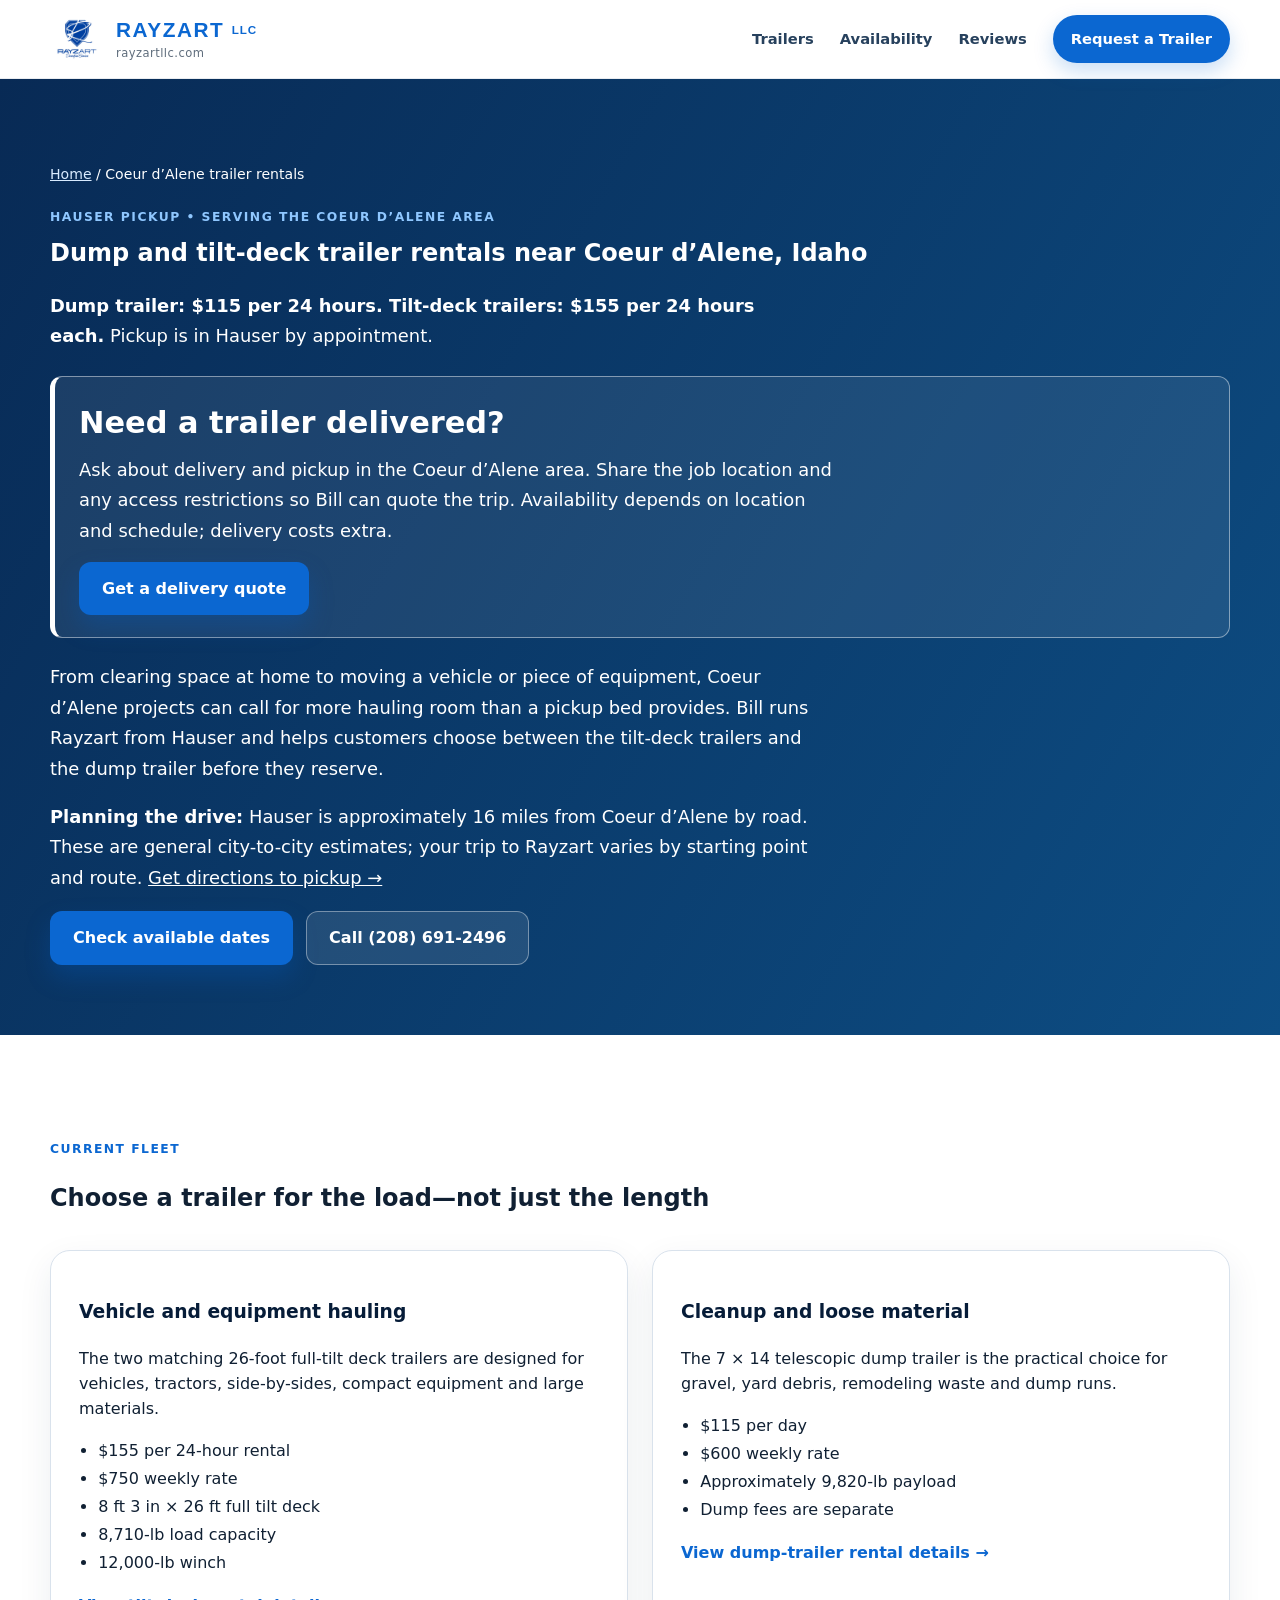
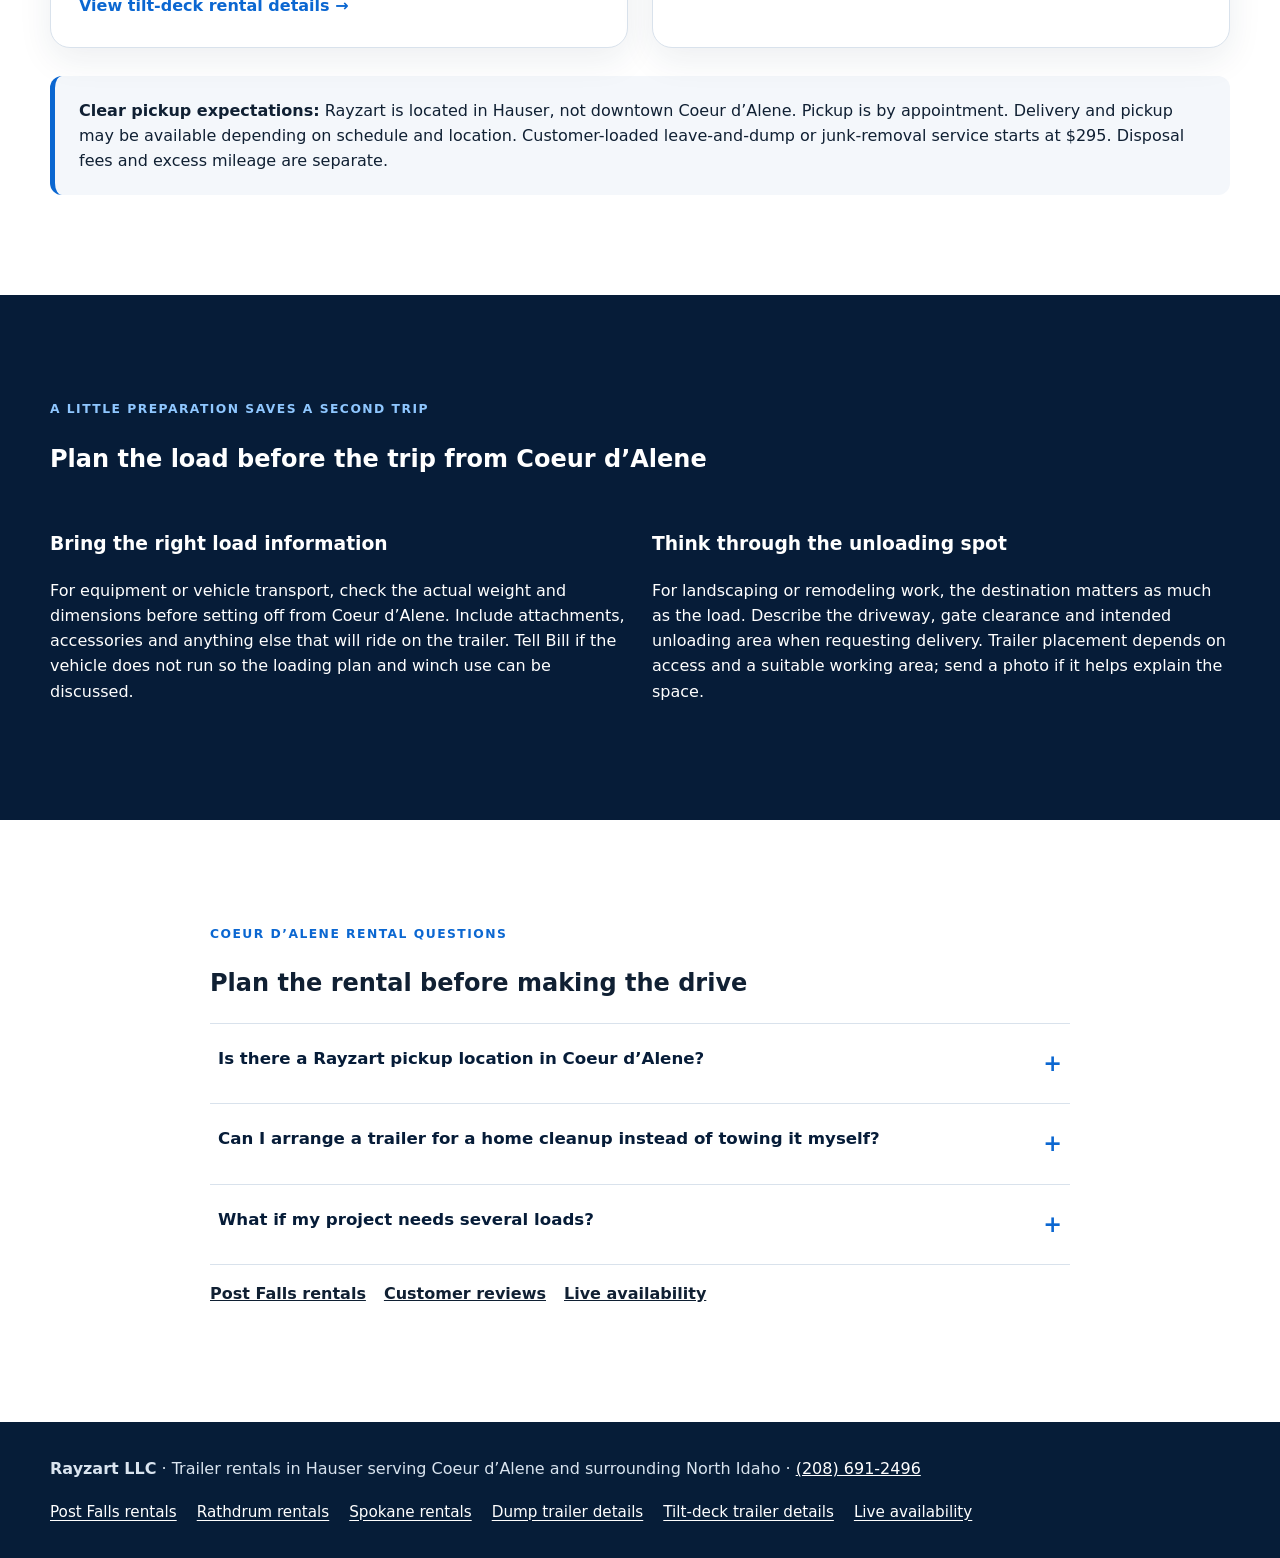
<file: coeur-dalene-trailer-rental/index.html>
<!doctype html>
<html lang="en">
<head>
  <meta charset="utf-8">
  <meta name="viewport" content="width=device-width,initial-scale=1,viewport-fit=cover">
  <title>Dump & Tilt Trailer Rentals Near Coeur d’Alene | Rayzart LLC</title>
  <meta name="description" content="Dump trailer $115/day; 26-foot tilt-deck trailers with winches $155/day. Pickup in Hauser near Coeur d’Alene. Ask Bill for a delivery quote.">
  <meta name="robots" content="index,follow,max-image-preview:large">
  <link rel="canonical" href="https://rayzartllc.com/coeur-dalene-trailer-rental/">
  <meta property="og:title" content="Dump & Tilt Trailer Rentals Near Coeur d’Alene | Rayzart LLC">
  <meta property="og:description" content="Dump trailers $115/day and tilt-deck trailers $155/day. Pickup in Hauser; Coeur d’Alene delivery quoted by location and schedule.">
  <meta property="og:type" content="website">
  <meta property="og:url" content="https://rayzartllc.com/coeur-dalene-trailer-rental/">
  <meta property="og:image" content="https://rayzartllc.com/assets/images/rayzart-social.webp">
  <link rel="icon" href="/assets/images/rayzart-logo.png">
  <link rel="stylesheet" href="/assets/styles.css?v=20260804-2">
  <script type="application/ld+json">
{
  "@context": "https://schema.org",
  "@graph": [
    {
      "@type": "LocalBusiness",
      "@id": "https://rayzartllc.com/#business",
      "name": "Rayzart LLC",
      "legalName": "Rayzart Diversified Services LLC",
      "url": "https://rayzartllc.com/",
      "telephone": "+1-208-691-2496",
      "priceRange": "$115-$155 per day",
      "address": {
        "@type": "PostalAddress",
        "streetAddress": "18281 W Spuler Ln",
        "addressLocality": "Hauser",
        "addressRegion": "ID",
        "postalCode": "83854",
        "addressCountry": "US"
      }
    },
    {
      "@type": "Service",
      "@id": "https://rayzartllc.com/coeur-dalene-trailer-rental/#service",
      "name": "Trailer rentals serving Coeur d’Alene, Idaho",
      "serviceType": "Trailer rental service",
      "provider": {
        "@id": "https://rayzartllc.com/#business"
      },
      "areaServed": {
        "@type": "City",
        "name": "Coeur d’Alene, Idaho"
      },
      "url": "https://rayzartllc.com/coeur-dalene-trailer-rental/"
    },
    {
      "@type": "FAQPage",
      "mainEntity": [
        {
          "@type": "Question",
          "name": "Is there a Rayzart pickup location in Coeur d’Alene?",
          "acceptedAnswer": {
            "@type": "Answer",
            "text": "The trailers are based in Hauser, Idaho, with pickup by appointment. Confirm your reservation and tow setup with Bill before driving over. This page serves Coeur d’Alene customers; it is not a separate rental yard."
          }
        },
        {
          "@type": "Question",
          "name": "Can I arrange a trailer for a home cleanup instead of towing it myself?",
          "acceptedAnswer": {
            "@type": "Answer",
            "text": "Ask about delivery and pickup for your Coeur d’Alene address. Availability and placement are confirmed individually. Customer-loaded leave-and-dump or junk-removal service starts at $295, with disposal fees and excess mileage separate."
          }
        },
        {
          "@type": "Question",
          "name": "What if my project needs several loads?",
          "acceptedAnswer": {
            "@type": "Answer",
            "text": "Describe the material and expected number of trips when choosing your dates. Daily and weekly options are shown above. Each load must remain within the trailer and tow vehicle limits; rental time does not increase carrying capacity."
          }
        }
      ]
    }
  ]
}
</script>
  <style>
    .seo-hero{background:linear-gradient(120deg,#082a55,#0d4d83);color:#fff;padding:84px 0 70px}.seo-hero h1{color:#fff;max-width:880px;margin:.4rem 0 1rem}.seo-hero p{max-width:760px;font-size:1.12rem;line-height:1.7}
    .seo-breadcrumbs{font-size:.88rem;margin-bottom:18px}.seo-breadcrumbs a{color:#d9ebff}.seo-grid{display:grid;grid-template-columns:repeat(2,minmax(0,1fr));gap:24px;margin-top:32px}.seo-card{border:1px solid var(--line);border-radius:20px;padding:28px;background:#fff;box-shadow:0 12px 34px rgba(20,49,77,.08)}.seo-card h2,.seo-card h3{color:var(--navy)}.seo-card ul{padding-left:1.2rem;line-height:1.75}.seo-note{background:#f4f7fb;border-left:5px solid var(--blue);padding:22px 24px;border-radius:12px;margin-top:28px}.seo-links a{font-weight:700;margin-right:18px}.seo-footer{padding:34px 0;background:#061d38;color:#d9e4ef}.seo-footer a{color:#fff}.seo-header-cta{display:none}@media(max-width:960px){.seo-header-cta{display:inline-flex;padding:10px 14px;font-size:.85rem}}@media(max-width:760px){.seo-grid{grid-template-columns:1fr}.seo-hero{padding:58px 0 52px}}

    .delivery-highlight{border:1px solid rgba(255,255,255,.45);border-left:5px solid #fff;border-radius:12px;padding:22px 24px;margin:24px 0;background:rgba(255,255,255,.08)}.delivery-highlight h2{color:#fff;margin:0 0 8px;font-size:clamp(1.4rem,3vw,1.9rem)}.delivery-highlight p{margin:0 0 16px}
    .seo-guide-nav{display:flex;flex-wrap:wrap;gap:12px 20px;margin-top:18px;font-size:.95rem;line-height:1.6}.seo-guide-nav a{text-decoration:underline;text-underline-offset:3px}
  </style>
</head>
<body>
  <header class="site-header"><div class="container header-inner"><a class="brand" href="/" aria-label="Rayzart LLC home"><img src="/assets/images/rayzart-logo.png" alt="Rayzart logo" width="58" height="58"><span><strong>RAYZART<b class="brand-llc"> LLC</b></strong><small>rayzartllc.com</small></span></a><nav class="main-nav" aria-label="Main navigation"><a href="/#trailers">Trailers</a><a href="/#availability">Availability</a><a href="/#reviews">Reviews</a><a href="/#contact" class="nav-cta">Request a Trailer</a></nav><a class="button button-primary seo-header-cta" href="/#availability">Check dates</a></div></header>
  <main>
    <section class="seo-hero"><div class="container"><div class="seo-breadcrumbs"><a href="/">Home</a> / Coeur d’Alene trailer rentals</div><span class="section-kicker light">Hauser pickup • Serving the Coeur d’Alene area</span><h1>Dump and tilt-deck trailer rentals near Coeur d’Alene, Idaho</h1><p><strong>Dump trailer: $115 per 24 hours. Tilt-deck trailers: $155 per 24 hours each.</strong> Pickup is in Hauser by appointment.</p><div class="delivery-highlight"><h2>Need a trailer delivered?</h2><p>Ask about delivery and pickup in the Coeur d’Alene area. Share the job location and any access restrictions so Bill can quote the trip. Availability depends on location and schedule; delivery costs extra.</p><a class="button button-primary" href="sms:2086912496?body=Hi%20Bill%2C%20I%27d%20like%20a%20trailer%20delivery%20quote%20for%20Coeur%20d%27Alene.">Get a delivery quote</a></div><p>From clearing space at home to moving a vehicle or piece of equipment, Coeur d’Alene projects can call for more hauling room than a pickup bed provides. Bill runs Rayzart from Hauser and helps customers choose between the tilt-deck trailers and the dump trailer before they reserve.</p><p class="seo-distance"><strong>Planning the drive:</strong> Hauser is approximately 16 miles from Coeur d’Alene by road. These are general city-to-city estimates; your trip to Rayzart varies by starting point and route. <a href="https://www.google.com/maps/dir/?api=1&amp;destination=18281%20W%20Spuler%20Ln%2C%20Hauser%2C%20ID%2083854" style="color:#fff;text-decoration:underline">Get directions to pickup →</a></p><div class="hero-actions"><a class="button button-primary" href="/#availability">Check available dates</a><a class="button button-secondary" href="tel:+12086912496">Call (208) 691-2496</a></div></div></section>
    <section class="section"><div class="container"><span class="section-kicker">Current fleet</span><h2>Choose a trailer for the load—not just the length</h2><div class="seo-grid"><article class="seo-card"><h3>Vehicle and equipment hauling</h3><p>The two matching 26-foot full-tilt deck trailers are designed for vehicles, tractors, side-by-sides, compact equipment and large materials.</p><ul><li>$155 per 24-hour rental</li><li>$750 weekly rate</li><li>8 ft 3 in × 26 ft full tilt deck</li><li>8,710-lb load capacity</li><li>12,000-lb winch</li></ul><a class="text-link" href="/tilt-deck-trailer-rental/">View tilt-deck rental details →</a></article><article class="seo-card"><h3>Cleanup and loose material</h3><p>The 7 × 14 telescopic dump trailer is the practical choice for gravel, yard debris, remodeling waste and dump runs.</p><ul><li>$115 per day</li><li>$600 weekly rate</li><li>Approximately 9,820-lb payload</li><li>Dump fees are separate</li></ul><a class="text-link" href="/dump-trailer-rental/">View dump-trailer rental details →</a></article></div><div class="seo-note"><strong>Clear pickup expectations:</strong> Rayzart is located in Hauser, not downtown Coeur d’Alene. Pickup is by appointment. Delivery and pickup may be available depending on schedule and location. Customer-loaded leave-and-dump or junk-removal service starts at $295. Disposal fees and excess mileage are separate.</div></div></section>
    <section class="section section-dark"><div class="container"><span class="section-kicker light">A little preparation saves a second trip</span><h2>Plan the load before the trip from Coeur d’Alene</h2><div class="seo-grid"><div><h3>Bring the right load information</h3><p>For equipment or vehicle transport, check the actual weight and dimensions before setting off from Coeur d’Alene. Include attachments, accessories and anything else that will ride on the trailer. Tell Bill if the vehicle does not run so the loading plan and winch use can be discussed.</p></div><div><h3>Think through the unloading spot</h3><p>For landscaping or remodeling work, the destination matters as much as the load. Describe the driveway, gate clearance and intended unloading area when requesting delivery. Trailer placement depends on access and a suitable working area; send a photo if it helps explain the space.</p></div></div></div></section>
    <section class="section"><div class="container narrow"><span class="section-kicker">Coeur d’Alene rental questions</span><h2>Plan the rental before making the drive</h2><div class="faq-list"><details><summary>Is there a Rayzart pickup location in Coeur d’Alene?</summary><p>The trailers are based in Hauser, Idaho, with pickup by appointment. Confirm your reservation and tow setup with Bill before driving over. This page serves Coeur d’Alene customers; it is not a separate rental yard.</p></details><details><summary>Can I arrange a trailer for a home cleanup instead of towing it myself?</summary><p>Ask about delivery and pickup for your Coeur d’Alene address. Availability and placement are confirmed individually. Customer-loaded leave-and-dump or junk-removal service starts at $295, with disposal fees and excess mileage separate.</p></details><details><summary>What if my project needs several loads?</summary><p>Describe the material and expected number of trips when choosing your dates. Daily and weekly options are shown above. Each load must remain within the trailer and tow vehicle limits; rental time does not increase carrying capacity.</p></details></div><p class="seo-links"><a href="/post-falls-trailer-rental/">Post Falls rentals</a><a href="/#reviews">Customer reviews</a><a href="/#availability">Live availability</a></p></div></section>
  </main>
  <footer class="seo-footer"><div class="container"><strong>Rayzart LLC</strong> · Trailer rentals in Hauser serving Coeur d’Alene and surrounding North Idaho · <a href="tel:+12086912496">(208) 691-2496</a>
    <nav class="seo-guide-nav" aria-label="Trailer rental guides">
      <a href="/post-falls-trailer-rental/">Post Falls rentals</a>
      <a href="/rathdrum-trailer-rental/">Rathdrum rentals</a>
      <a href="/spokane-trailer-rental/">Spokane rentals</a>
      <a href="/dump-trailer-rental/">Dump trailer details</a>
      <a href="/tilt-deck-trailer-rental/">Tilt-deck trailer details</a>
      <a href="/#availability">Live availability</a>
    </nav>
  </div></footer>
</body>
</html>
</file>
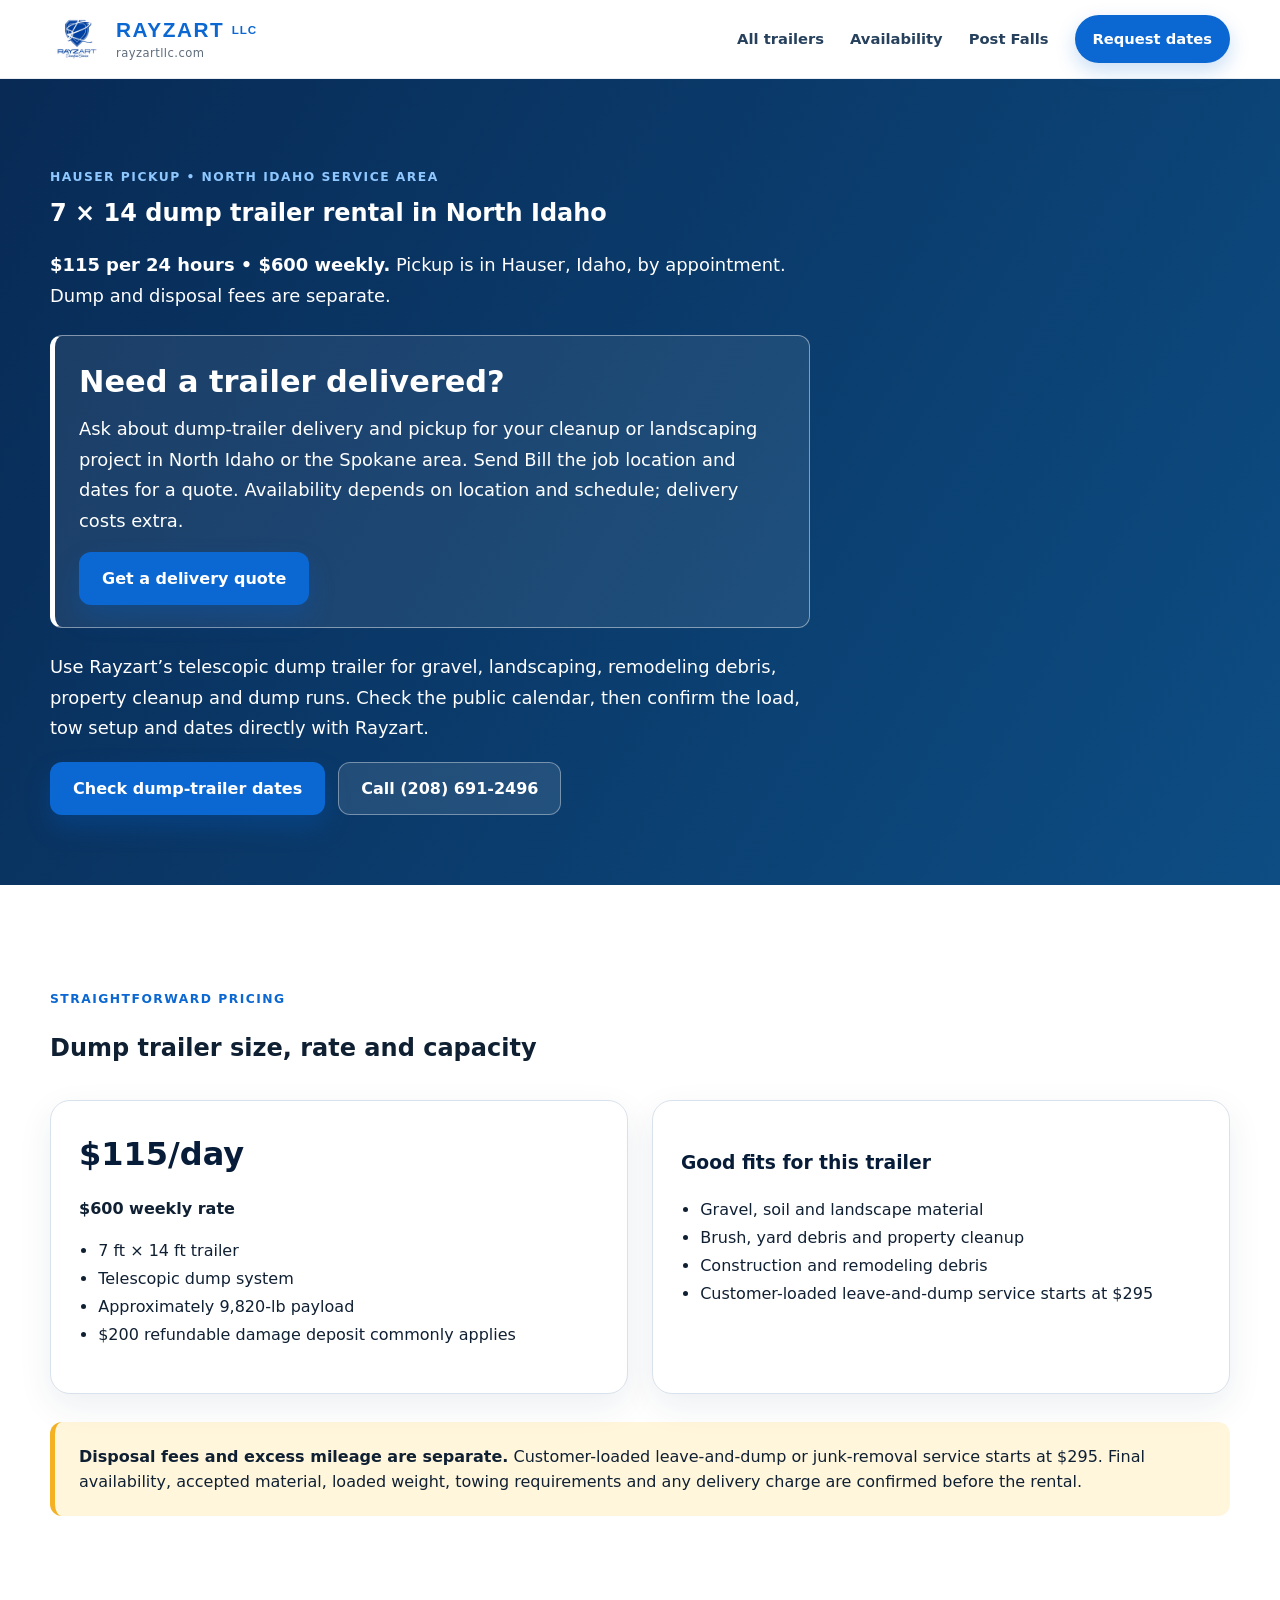
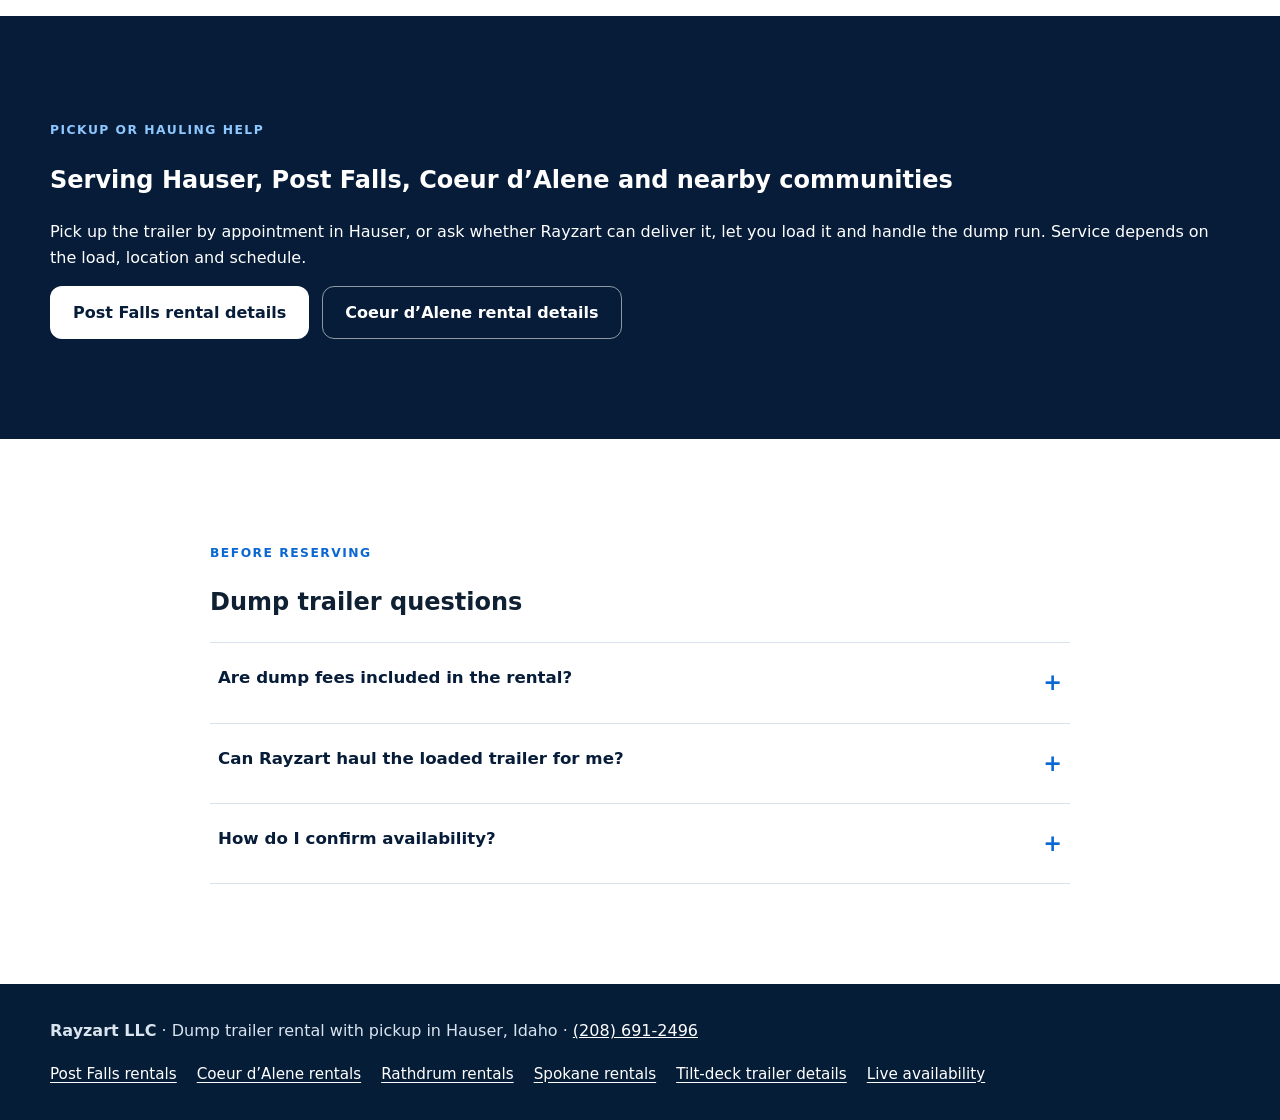
<file: dump-trailer-rental/index.html>
<!doctype html>
<html lang="en">
<head>
  <meta charset="utf-8"><meta name="viewport" content="width=device-width,initial-scale=1,viewport-fit=cover">
  <title>Dump Trailer Rental in North Idaho | Rayzart LLC</title>
  <meta name="description" content="Rent a 7 × 14 telescopic dump trailer near Hauser, Post Falls and Coeur d’Alene. $115 daily or $600 weekly, approximately 9,820-lb payload.">
  <meta name="robots" content="index,follow,max-image-preview:large"><link rel="canonical" href="https://rayzartllc.com/dump-trailer-rental/">
  <meta property="og:title" content="Dump Trailer Rental in North Idaho | Rayzart LLC"><meta property="og:description" content="7 × 14 telescopic dump trailer for cleanup, landscaping and material projects."><meta property="og:type" content="website"><meta property="og:url" content="https://rayzartllc.com/dump-trailer-rental/"><meta property="og:image" content="https://rayzartllc.com/assets/images/rayzart-social.webp">
  <link rel="icon" href="/assets/images/rayzart-logo.png"><link rel="stylesheet" href="/assets/styles.css?v=20260804-2">
  <script type="application/ld+json">
  {"@context":"https://schema.org","@graph":[{"@type":"LocalBusiness","@id":"https://rayzartllc.com/#business","name":"Rayzart LLC","legalName":"Rayzart Diversified Services LLC","url":"https://rayzartllc.com/","telephone":"+1-208-691-2496","address":{"@type":"PostalAddress","streetAddress":"18281 W Spuler Ln","addressLocality":"Hauser","addressRegion":"ID","postalCode":"83854","addressCountry":"US"}},{"@type":"Service","@id":"https://rayzartllc.com/dump-trailer-rental/#service","name":"Dump trailer rental in North Idaho","serviceType":"Dump trailer rental","provider":{"@id":"https://rayzartllc.com/#business"},"areaServed":["Hauser, Idaho","Post Falls, Idaho","Coeur d’Alene, Idaho","Hayden, Idaho","Rathdrum, Idaho"],"offers":{"@type":"Offer","price":"115","priceCurrency":"USD","description":"Daily trailer rental; refundable damage deposit and separate dump fees may apply."},"url":"https://rayzartllc.com/dump-trailer-rental/"}]}
  </script>
  <style>.seo-hero{background:linear-gradient(120deg,#082a55,#0d4d83);color:#fff;padding:84px 0 70px}.seo-hero h1{color:#fff;margin:.4rem 0 1rem}.seo-hero p{max-width:760px;font-size:1.12rem;line-height:1.7}.seo-grid{display:grid;grid-template-columns:repeat(2,minmax(0,1fr));gap:24px;margin-top:32px}.seo-card{border:1px solid var(--line);border-radius:20px;padding:28px;background:#fff;box-shadow:0 12px 34px rgba(20,49,77,.08)}.seo-card h3{color:var(--navy)}.seo-card ul{padding-left:1.2rem;line-height:1.75}.seo-price{font-size:2rem;font-weight:800;color:var(--navy)}.seo-note{background:#fff6dc;border-left:5px solid #f4b223;padding:22px 24px;border-radius:12px;margin-top:28px}.seo-footer{padding:34px 0;background:#061d38;color:#d9e4ef}.seo-footer a{color:#fff}.seo-header-cta{display:none}@media(max-width:960px){.seo-header-cta{display:inline-flex;padding:10px 14px;font-size:.85rem}}@media(max-width:760px){.seo-grid{grid-template-columns:1fr}.seo-hero{padding:58px 0 52px}}
    .seo-guide-nav{display:flex;flex-wrap:wrap;gap:12px 20px;margin-top:18px;font-size:.95rem;line-height:1.6}.seo-guide-nav a{text-decoration:underline;text-underline-offset:3px}

    .delivery-highlight{border:1px solid rgba(255,255,255,.45);border-left:5px solid #fff;border-radius:12px;padding:22px 24px;margin:24px 0;background:rgba(255,255,255,.08);max-width:760px}.delivery-highlight h2{color:#fff;margin:0 0 8px;font-size:clamp(1.4rem,3vw,1.9rem)}.delivery-highlight p{margin:0 0 16px}
  </style>
</head>
<body>
  <header class="site-header"><div class="container header-inner"><a class="brand" href="/"><img src="/assets/images/rayzart-logo.png" alt="Rayzart logo" width="58" height="58"><span><strong>RAYZART<b class="brand-llc"> LLC</b></strong><small>rayzartllc.com</small></span></a><nav class="main-nav" aria-label="Main navigation"><a href="/#trailers">All trailers</a><a href="/#availability">Availability</a><a href="/post-falls-trailer-rental/">Post Falls</a><a href="/#contact" class="nav-cta">Request dates</a></nav><a class="button button-primary seo-header-cta" href="/#availability">Check dates</a></div></header>
  <main><section class="seo-hero"><div class="container"><span class="section-kicker light">Hauser pickup • North Idaho service area</span><h1>7 × 14 dump trailer rental in North Idaho</h1><p><strong>$115 per 24 hours • $600 weekly.</strong> Pickup is in Hauser, Idaho, by appointment. Dump and disposal fees are separate.</p><div class="delivery-highlight"><h2>Need a trailer delivered?</h2><p>Ask about dump-trailer delivery and pickup for your cleanup or landscaping project in North Idaho or the Spokane area. Send Bill the job location and dates for a quote. Availability depends on location and schedule; delivery costs extra.</p><a class="button button-primary" href="sms:2086912496?body=Hi%20Bill%2C%20I'd%20like%20a%20dump-trailer%20delivery%20quote.">Get a delivery quote</a></div><p>Use Rayzart’s telescopic dump trailer for gravel, landscaping, remodeling debris, property cleanup and dump runs. Check the public calendar, then confirm the load, tow setup and dates directly with Rayzart.</p><div class="hero-actions"><a class="button button-primary" href="/#availability">Check dump-trailer dates</a><a class="button button-secondary" href="tel:+12086912496">Call (208) 691-2496</a></div></div></section>
  <section class="section"><div class="container"><span class="section-kicker">Straightforward pricing</span><h2>Dump trailer size, rate and capacity</h2><div class="seo-grid"><article class="seo-card"><div class="seo-price">$115/day</div><p><strong>$600 weekly rate</strong></p><ul><li>7 ft × 14 ft trailer</li><li>Telescopic dump system</li><li>Approximately 9,820-lb payload</li><li>$200 refundable damage deposit commonly applies</li></ul></article><article class="seo-card"><h3>Good fits for this trailer</h3><ul><li>Gravel, soil and landscape material</li><li>Brush, yard debris and property cleanup</li><li>Construction and remodeling debris</li><li>Customer-loaded leave-and-dump service starts at $295</li></ul></article></div><div class="seo-note"><strong>Disposal fees and excess mileage are separate.</strong> Customer-loaded leave-and-dump or junk-removal service starts at $295. Final availability, accepted material, loaded weight, towing requirements and any delivery charge are confirmed before the rental.</div></div></section>
  <section class="section section-dark"><div class="container"><span class="section-kicker light">Pickup or hauling help</span><h2>Serving Hauser, Post Falls, Coeur d’Alene and nearby communities</h2><p>Pick up the trailer by appointment in Hauser, or ask whether Rayzart can deliver it, let you load it and handle the dump run. Service depends on the load, location and schedule.</p><div class="hero-actions"><a class="button button-light" href="/post-falls-trailer-rental/">Post Falls rental details</a><a class="button button-outline-light" href="/coeur-dalene-trailer-rental/">Coeur d’Alene rental details</a></div></div></section>
  <section class="section"><div class="container narrow"><span class="section-kicker">Before reserving</span><h2>Dump trailer questions</h2><div class="faq-list"><details><summary>Are dump fees included in the rental?</summary><p>No. Disposal and dump fees are separate unless a written quote specifically includes them.</p></details><details><summary>Can Rayzart haul the loaded trailer for me?</summary><p>Potentially. Delivery, pickup and dump-run service can be quoted based on the material, destination, schedule and safe loading location.</p></details><details><summary>How do I confirm availability?</summary><p>Check the public calendar, then call, text or submit the request form. Rayzart personally confirms the trailer, dates and towing or delivery details.</p></details></div></div></section></main>
  <footer class="seo-footer"><div class="container"><strong>Rayzart LLC</strong> · Dump trailer rental with pickup in Hauser, Idaho · <a href="tel:+12086912496">(208) 691-2496</a>
    <nav class="seo-guide-nav" aria-label="Trailer rental guides">
      <a href="/post-falls-trailer-rental/">Post Falls rentals</a>
      <a href="/coeur-dalene-trailer-rental/">Coeur d’Alene rentals</a>
      <a href="/rathdrum-trailer-rental/">Rathdrum rentals</a>
      <a href="/spokane-trailer-rental/">Spokane rentals</a>
      <a href="/tilt-deck-trailer-rental/">Tilt-deck trailer details</a>
      <a href="/#availability">Live availability</a>
    </nav>
  </div></footer>
</body></html>
</file>
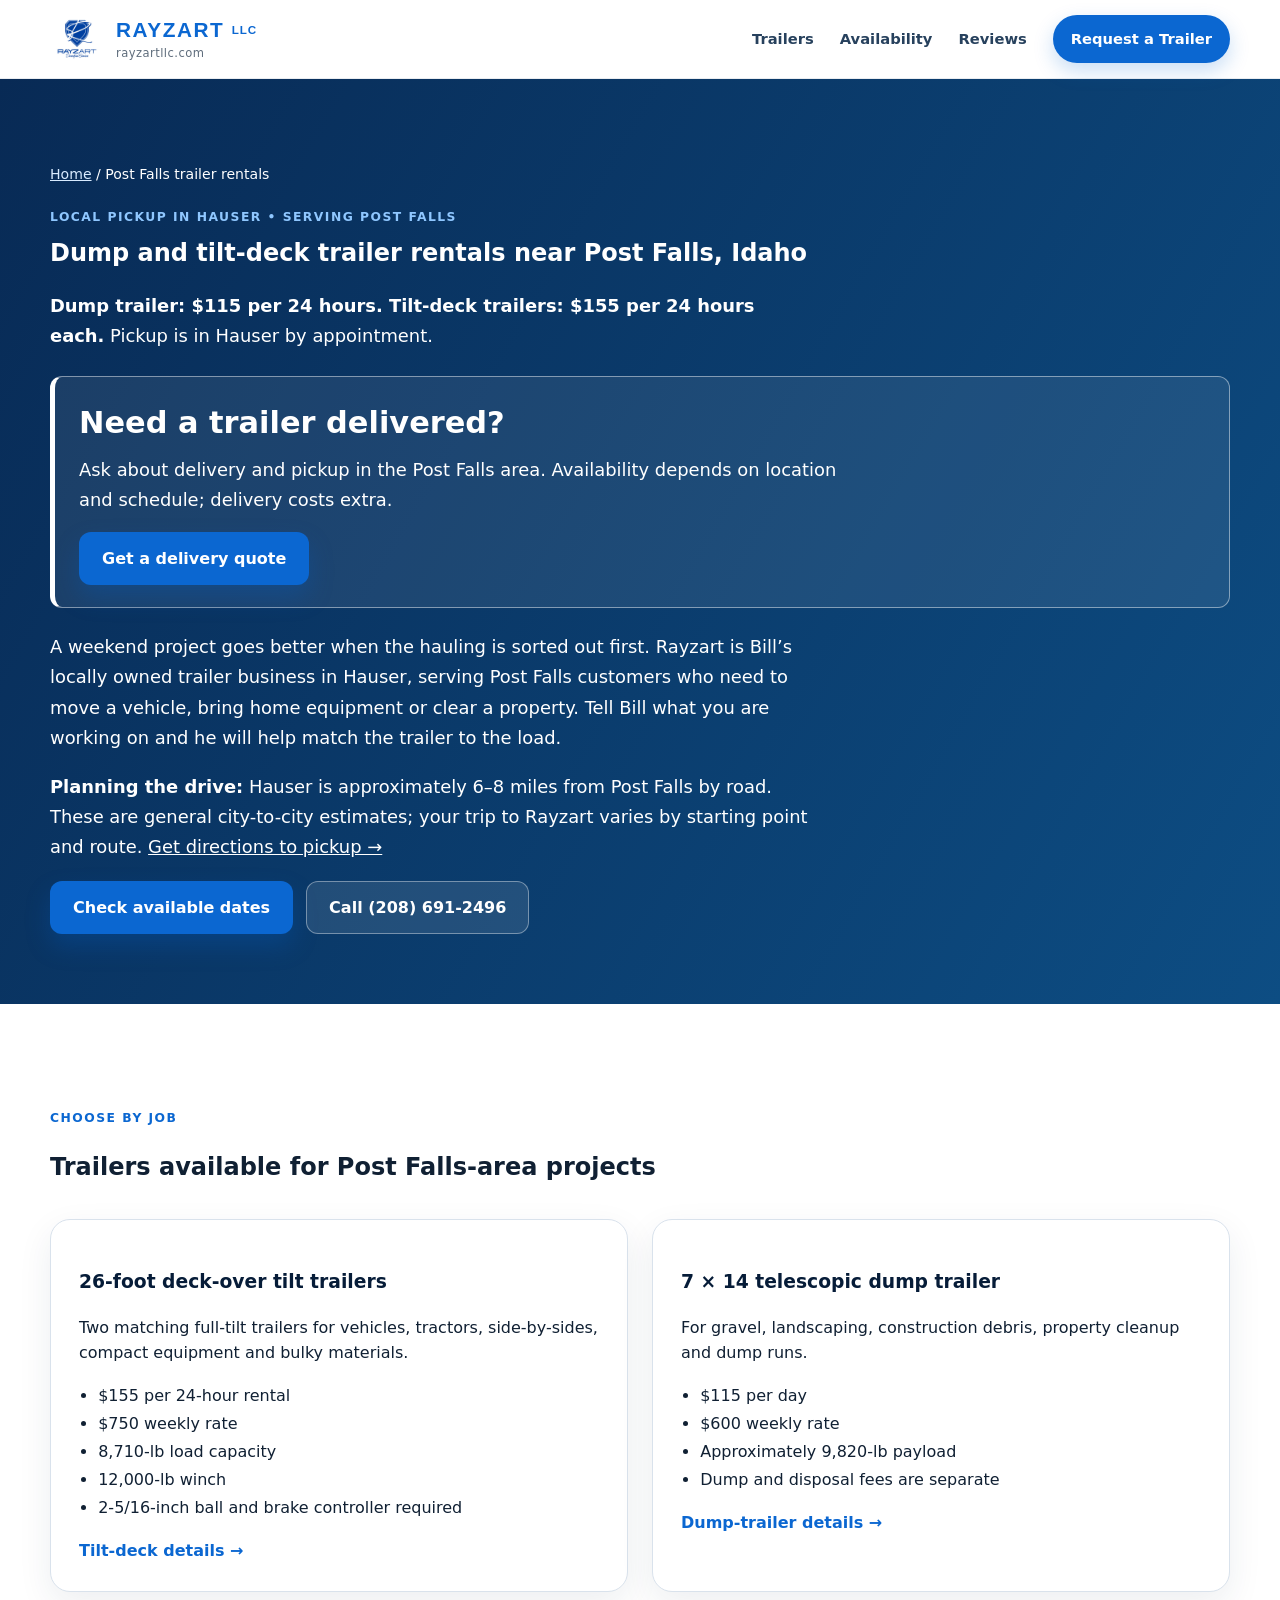
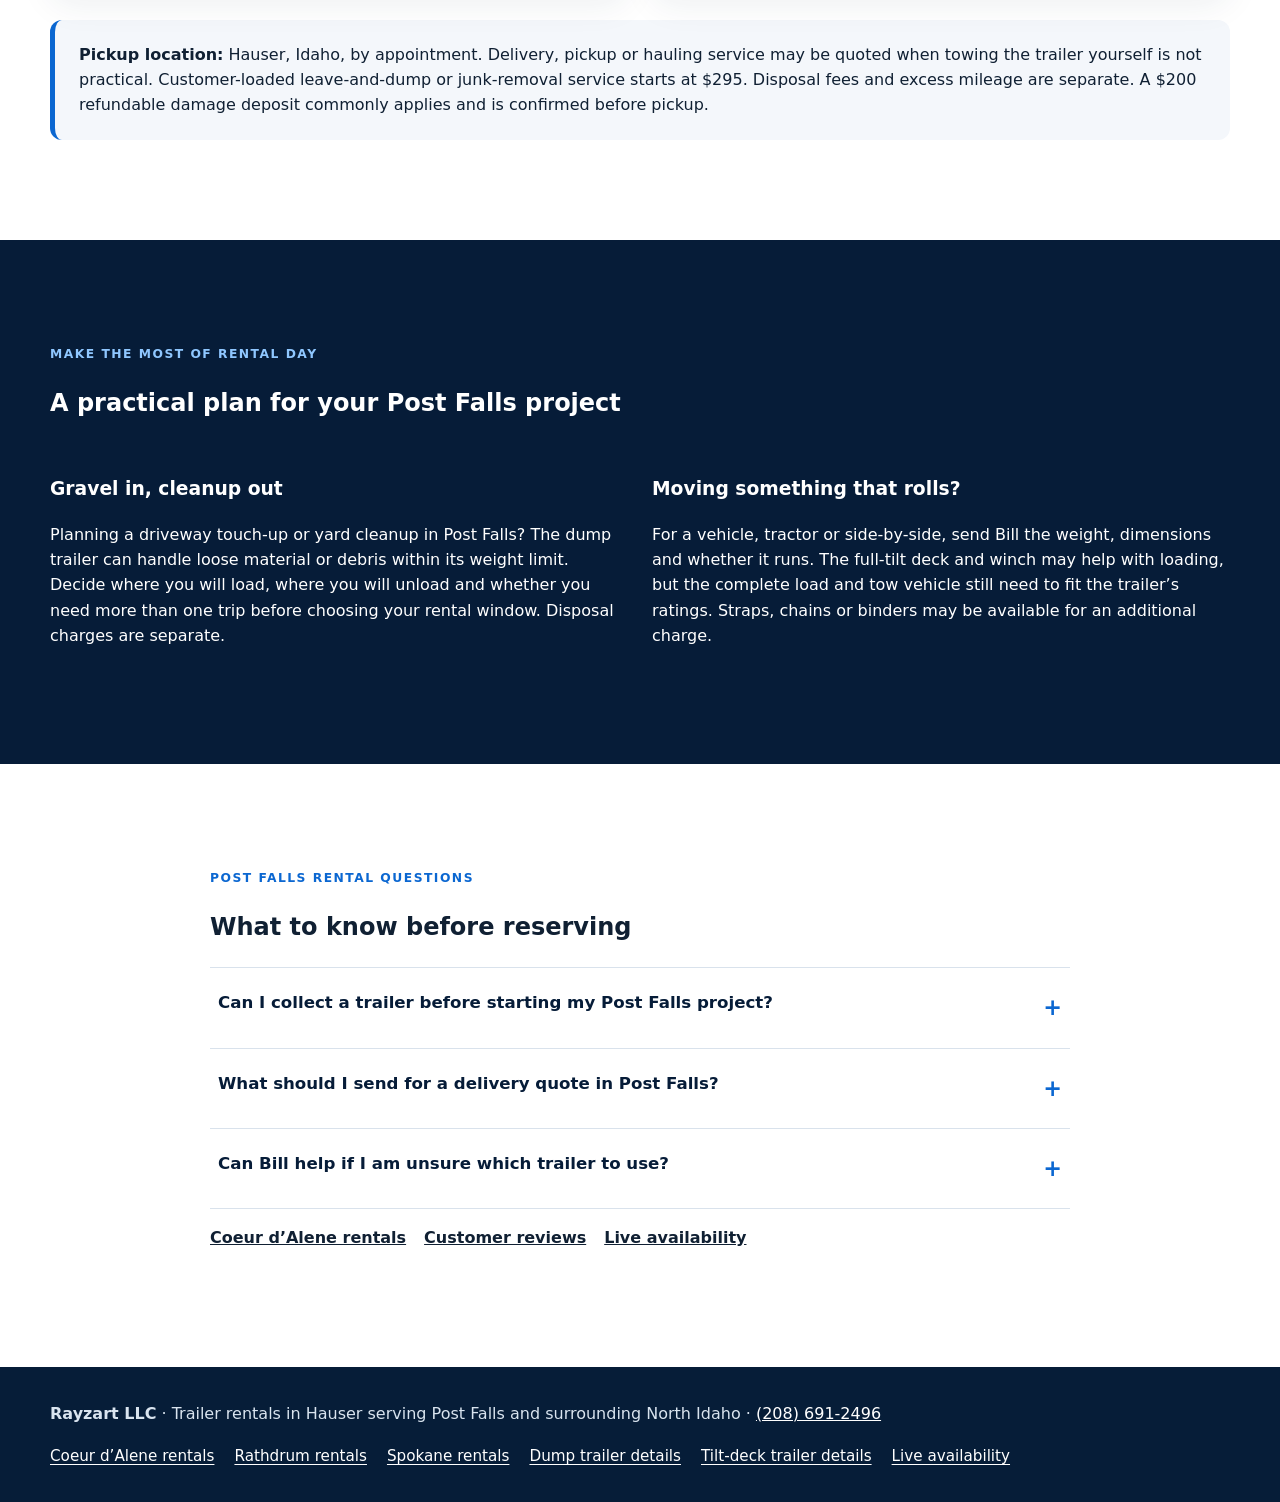
<file: post-falls-trailer-rental/index.html>
<!doctype html>
<html lang="en">
<head>
  <meta charset="utf-8">
  <meta name="viewport" content="width=device-width,initial-scale=1,viewport-fit=cover">
  <title>Dump & Tilt Trailer Rentals Near Post Falls | Rayzart LLC</title>
  <meta name="description" content="Rent a 7×14 dump trailer for $115/day or a 26-foot tilt-deck trailer with winch for $155/day. Pickup in Hauser near Post Falls. Check dates or call Bill.">
  <meta name="robots" content="index,follow,max-image-preview:large">
  <link rel="canonical" href="https://rayzartllc.com/post-falls-trailer-rental/">
  <meta property="og:title" content="Dump & Tilt Trailer Rentals Near Post Falls | Rayzart LLC">
  <meta property="og:description" content="7×14 dump trailer: $115/day. 26-foot tilt deck with winch: $155/day. Pickup in Hauser near Post Falls; delivery quoted separately.">
  <meta property="og:type" content="website">
  <meta property="og:url" content="https://rayzartllc.com/post-falls-trailer-rental/">
  <meta property="og:image" content="https://rayzartllc.com/assets/images/rayzart-social.webp">
  <link rel="icon" href="/assets/images/rayzart-logo.png">
  <link rel="stylesheet" href="/assets/styles.css?v=20260804-2">
  <script type="application/ld+json">
{
  "@context": "https://schema.org",
  "@graph": [
    {
      "@type": "LocalBusiness",
      "@id": "https://rayzartllc.com/#business",
      "name": "Rayzart LLC",
      "legalName": "Rayzart Diversified Services LLC",
      "url": "https://rayzartllc.com/",
      "telephone": "+1-208-691-2496",
      "priceRange": "$115-$155 per day",
      "address": {
        "@type": "PostalAddress",
        "streetAddress": "18281 W Spuler Ln",
        "addressLocality": "Hauser",
        "addressRegion": "ID",
        "postalCode": "83854",
        "addressCountry": "US"
      },
      "hasMap": "https://www.google.com/maps/place/Rayzart+LLC/@47.7690845,-117.0335373,17z/data=!3m1!4b1!4m6!3m5!1s0x5361e9ee083a565b:0x267f7f0452d94d77!8m2!3d47.7690845!4d-117.0335373!16s%2Fg%2F11zdnsmr_b"
    },
    {
      "@type": "Service",
      "@id": "https://rayzartllc.com/post-falls-trailer-rental/#service",
      "name": "Trailer rentals near Post Falls, Idaho",
      "serviceType": "Trailer rental service",
      "provider": {
        "@id": "https://rayzartllc.com/#business"
      },
      "areaServed": {
        "@type": "City",
        "name": "Post Falls, Idaho"
      },
      "url": "https://rayzartllc.com/post-falls-trailer-rental/"
    },
    {
      "@type": "FAQPage",
      "mainEntity": [
        {
          "@type": "Question",
          "name": "Can I collect a trailer before starting my Post Falls project?",
          "acceptedAnswer": {
            "@type": "Answer",
            "text": "Pickup is by appointment at Rayzart in Hauser. Request your pickup and return times in Pacific time, allowing for loading and travel as well as the work itself. Bill will confirm the arrangement before you make the trip."
          }
        },
        {
          "@type": "Question",
          "name": "What should I send for a delivery quote in Post Falls?",
          "acceptedAnswer": {
            "@type": "Answer",
            "text": "Send the job address, dates, trailer choice and a description of the load. Delivery costs extra and is quoted by distance, location and schedule. Include any gate or access restrictions so the placement can be discussed."
          }
        },
        {
          "@type": "Question",
          "name": "Can Bill help if I am unsure which trailer to use?",
          "acceptedAnswer": {
            "@type": "Answer",
            "text": "Yes. Describe the job before reserving. A cleanup load and a vehicle move need different setups, and Bill can confirm the trailer fit and towing requirements with you."
          }
        }
      ]
    }
  ]
}
</script>
  <style>
    .seo-hero{background:linear-gradient(120deg,#082a55,#0d4d83);color:#fff;padding:84px 0 70px}
    .seo-hero h1{color:#fff;max-width:850px;margin:.4rem 0 1rem}.seo-hero p{max-width:760px;font-size:1.12rem;line-height:1.7}
    .seo-breadcrumbs{font-size:.88rem;margin-bottom:18px}.seo-breadcrumbs a{color:#d9ebff}
    .seo-grid{display:grid;grid-template-columns:repeat(2,minmax(0,1fr));gap:24px;margin-top:32px}
    .seo-card{border:1px solid var(--line);border-radius:20px;padding:28px;background:#fff;box-shadow:0 12px 34px rgba(20,49,77,.08)}
    .seo-card h2,.seo-card h3{color:var(--navy)}.seo-card ul{padding-left:1.2rem;line-height:1.75}
    .seo-note{background:#f4f7fb;border-left:5px solid var(--blue);padding:22px 24px;border-radius:12px;margin-top:28px}
    .seo-links a{font-weight:700;margin-right:18px}.seo-footer{padding:34px 0;background:#061d38;color:#d9e4ef}.seo-footer a{color:#fff}.seo-header-cta{display:none}
    @media(max-width:960px){.seo-header-cta{display:inline-flex;padding:10px 14px;font-size:.85rem}}
    @media(max-width:760px){.seo-grid{grid-template-columns:1fr}.seo-hero{padding:58px 0 52px}}

    .delivery-highlight{border:1px solid rgba(255,255,255,.45);border-left:5px solid #fff;border-radius:12px;padding:22px 24px;margin:24px 0;background:rgba(255,255,255,.08)}.delivery-highlight h2{color:#fff;margin:0 0 8px;font-size:clamp(1.4rem,3vw,1.9rem)}.delivery-highlight p{margin:0 0 16px}
    .seo-guide-nav{display:flex;flex-wrap:wrap;gap:12px 20px;margin-top:18px;font-size:.95rem;line-height:1.6}.seo-guide-nav a{text-decoration:underline;text-underline-offset:3px}
  </style>
</head>
<body>
  <header class="site-header">
    <div class="container header-inner">
      <a class="brand" href="/" aria-label="Rayzart LLC home"><img src="/assets/images/rayzart-logo.png" alt="Rayzart logo" width="58" height="58"><span><strong>RAYZART<b class="brand-llc"> LLC</b></strong><small>rayzartllc.com</small></span></a>
      <nav class="main-nav" aria-label="Main navigation"><a href="/#trailers">Trailers</a><a href="/#availability">Availability</a><a href="/#reviews">Reviews</a><a href="/#contact" class="nav-cta">Request a Trailer</a></nav><a class="button button-primary seo-header-cta" href="/#availability">Check dates</a>
    </div>
  </header>
  <main>
    <section class="seo-hero">
      <div class="container">
        <div class="seo-breadcrumbs"><a href="/">Home</a> / Post Falls trailer rentals</div>
        <span class="section-kicker light">Local pickup in Hauser • Serving Post Falls</span>
        <h1>Dump and tilt-deck trailer rentals near Post Falls, Idaho</h1><p><strong>Dump trailer: $115 per 24 hours. Tilt-deck trailers: $155 per 24 hours each.</strong> Pickup is in Hauser by appointment.</p><div class="delivery-highlight"><h2>Need a trailer delivered?</h2><p>Ask about delivery and pickup in the Post Falls area. Availability depends on location and schedule; delivery costs extra.</p><a class="button button-primary" href="sms:2086912496?body=Hi%20Bill%2C%20I%27d%20like%20a%20trailer%20delivery%20quote%20for%20Post%20Falls.">Get a delivery quote</a></div><p>A weekend project goes better when the hauling is sorted out first. Rayzart is Bill’s locally owned trailer business in Hauser, serving Post Falls customers who need to move a vehicle, bring home equipment or clear a property. Tell Bill what you are working on and he will help match the trailer to the load.</p>
        <p class="seo-distance"><strong>Planning the drive:</strong> Hauser is approximately 6–8 miles from Post Falls by road. These are general city-to-city estimates; your trip to Rayzart varies by starting point and route. <a href="https://www.google.com/maps/dir/?api=1&amp;destination=18281%20W%20Spuler%20Ln%2C%20Hauser%2C%20ID%2083854" style="color:#fff;text-decoration:underline">Get directions to pickup →</a></p><div class="hero-actions"><a class="button button-primary" href="/#availability">Check available dates</a><a class="button button-secondary" href="tel:+12086912496">Call (208) 691-2496</a></div>
      </div>
    </section>
    <section class="section">
      <div class="container">
        <span class="section-kicker">Choose by job</span>
        <h2>Trailers available for Post Falls-area projects</h2>
        <div class="seo-grid">
          <article class="seo-card"><h3>26-foot deck-over tilt trailers</h3><p>Two matching full-tilt trailers for vehicles, tractors, side-by-sides, compact equipment and bulky materials.</p><ul><li>$155 per 24-hour rental</li><li>$750 weekly rate</li><li>8,710-lb load capacity</li><li>12,000-lb winch</li><li>2-5/16-inch ball and brake controller required</li></ul><a class="text-link" href="/tilt-deck-trailer-rental/">Tilt-deck details →</a></article>
          <article class="seo-card"><h3>7 × 14 telescopic dump trailer</h3><p>For gravel, landscaping, construction debris, property cleanup and dump runs.</p><ul><li>$115 per day</li><li>$600 weekly rate</li><li>Approximately 9,820-lb payload</li><li>Dump and disposal fees are separate</li></ul><a class="text-link" href="/dump-trailer-rental/">Dump-trailer details →</a></article>
        </div>
        <div class="seo-note"><strong>Pickup location:</strong> Hauser, Idaho, by appointment. Delivery, pickup or hauling service may be quoted when towing the trailer yourself is not practical. Customer-loaded leave-and-dump or junk-removal service starts at $295. Disposal fees and excess mileage are separate. A $200 refundable damage deposit commonly applies and is confirmed before pickup.</div>
      </div>
    </section>
    <section class="section section-dark"><div class="container"><span class="section-kicker light">Make the most of rental day</span><h2>A practical plan for your Post Falls project</h2><div class="seo-grid"><div><h3>Gravel in, cleanup out</h3><p>Planning a driveway touch-up or yard cleanup in Post Falls? The dump trailer can handle loose material or debris within its weight limit. Decide where you will load, where you will unload and whether you need more than one trip before choosing your rental window. Disposal charges are separate.</p></div><div><h3>Moving something that rolls?</h3><p>For a vehicle, tractor or side-by-side, send Bill the weight, dimensions and whether it runs. The full-tilt deck and winch may help with loading, but the complete load and tow vehicle still need to fit the trailer’s ratings. Straps, chains or binders may be available for an additional charge.</p></div></div></div></section>
    <section class="section">
      <div class="container narrow"><span class="section-kicker">Post Falls rental questions</span><h2>What to know before reserving</h2><div class="faq-list"><details><summary>Can I collect a trailer before starting my Post Falls project?</summary><p>Pickup is by appointment at Rayzart in Hauser. Request your pickup and return times in Pacific time, allowing for loading and travel as well as the work itself. Bill will confirm the arrangement before you make the trip.</p></details><details><summary>What should I send for a delivery quote in Post Falls?</summary><p>Send the job address, dates, trailer choice and a description of the load. Delivery costs extra and is quoted by distance, location and schedule. Include any gate or access restrictions so the placement can be discussed.</p></details><details><summary>Can Bill help if I am unsure which trailer to use?</summary><p>Yes. Describe the job before reserving. A cleanup load and a vehicle move need different setups, and Bill can confirm the trailer fit and towing requirements with you.</p></details></div><p class="seo-links"><a href="/coeur-dalene-trailer-rental/">Coeur d’Alene rentals</a><a href="/#reviews">Customer reviews</a><a href="/#availability">Live availability</a></p></div>
    </section>
  </main>
  <footer class="seo-footer"><div class="container"><strong>Rayzart LLC</strong> · Trailer rentals in Hauser serving Post Falls and surrounding North Idaho · <a href="tel:+12086912496">(208) 691-2496</a>
    <nav class="seo-guide-nav" aria-label="Trailer rental guides">
      <a href="/coeur-dalene-trailer-rental/">Coeur d’Alene rentals</a>
      <a href="/rathdrum-trailer-rental/">Rathdrum rentals</a>
      <a href="/spokane-trailer-rental/">Spokane rentals</a>
      <a href="/dump-trailer-rental/">Dump trailer details</a>
      <a href="/tilt-deck-trailer-rental/">Tilt-deck trailer details</a>
      <a href="/#availability">Live availability</a>
    </nav>
  </div></footer>
</body>
</html>
</file>
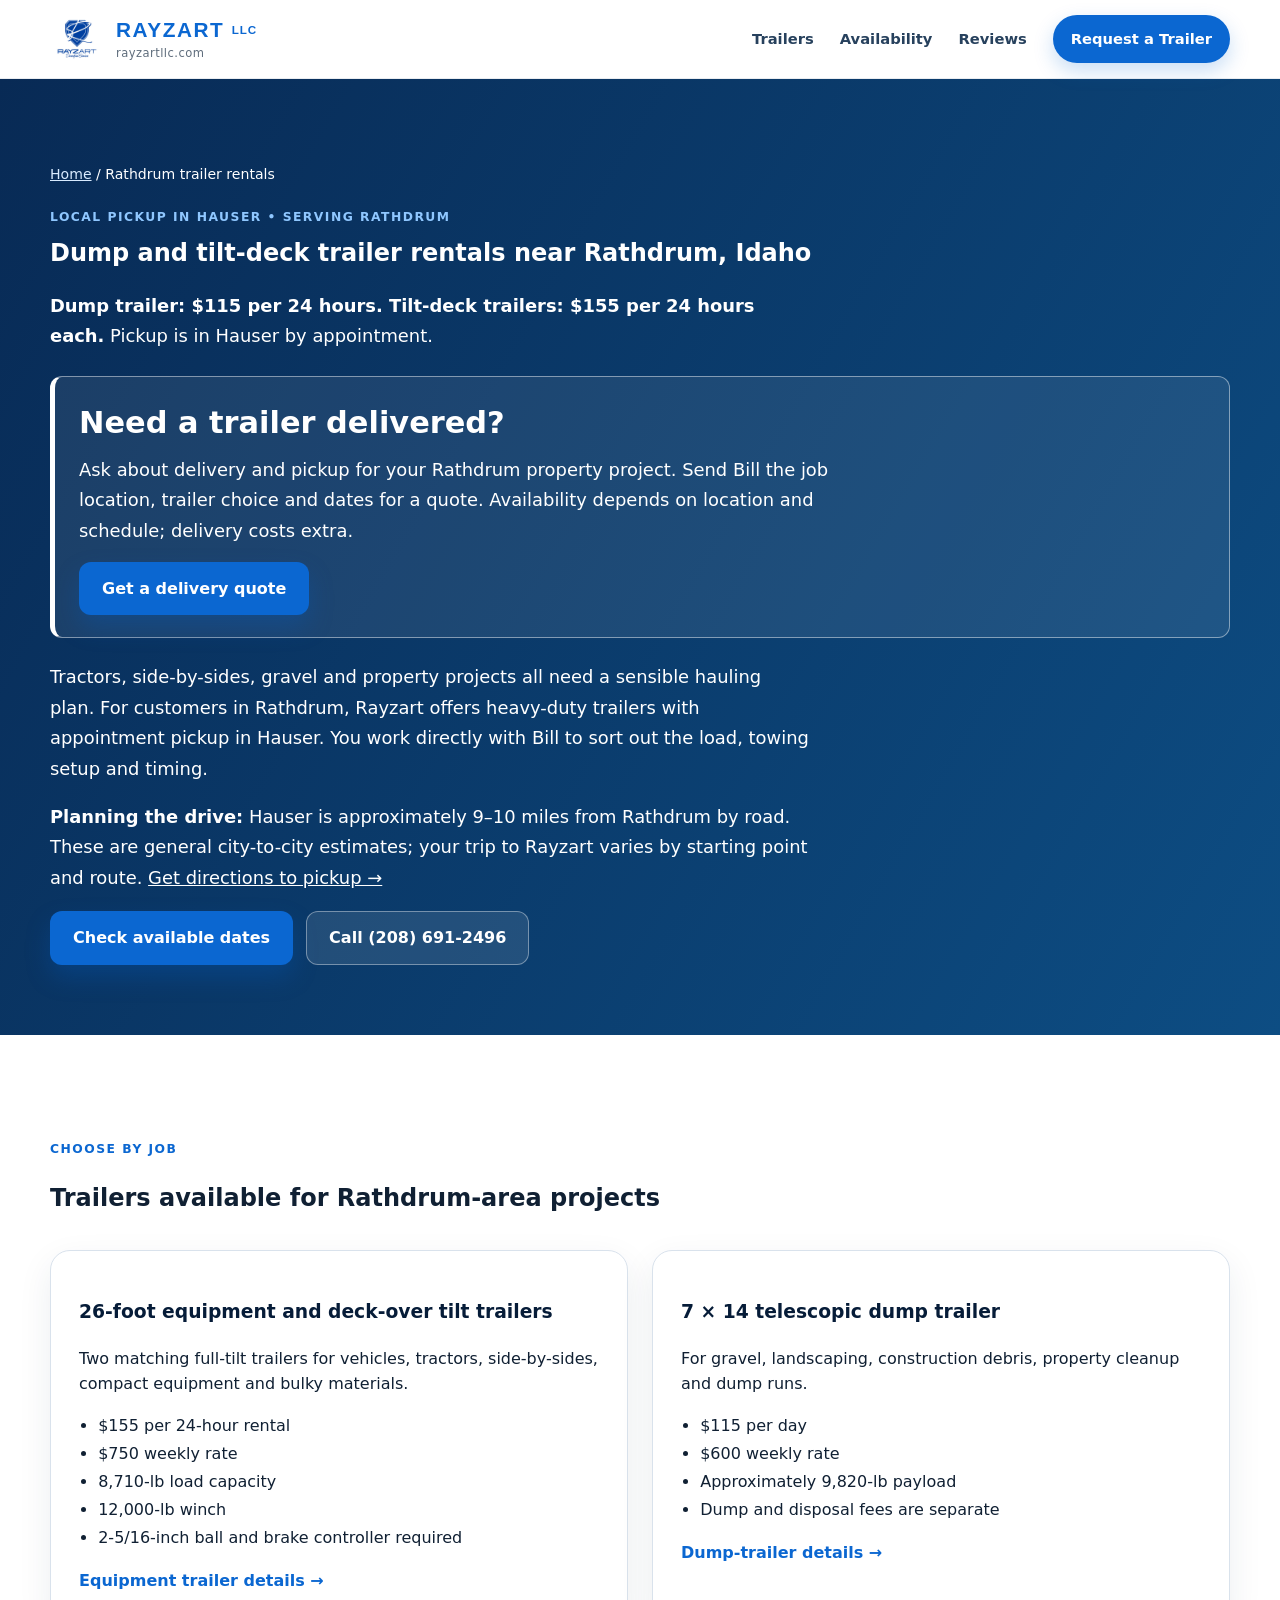
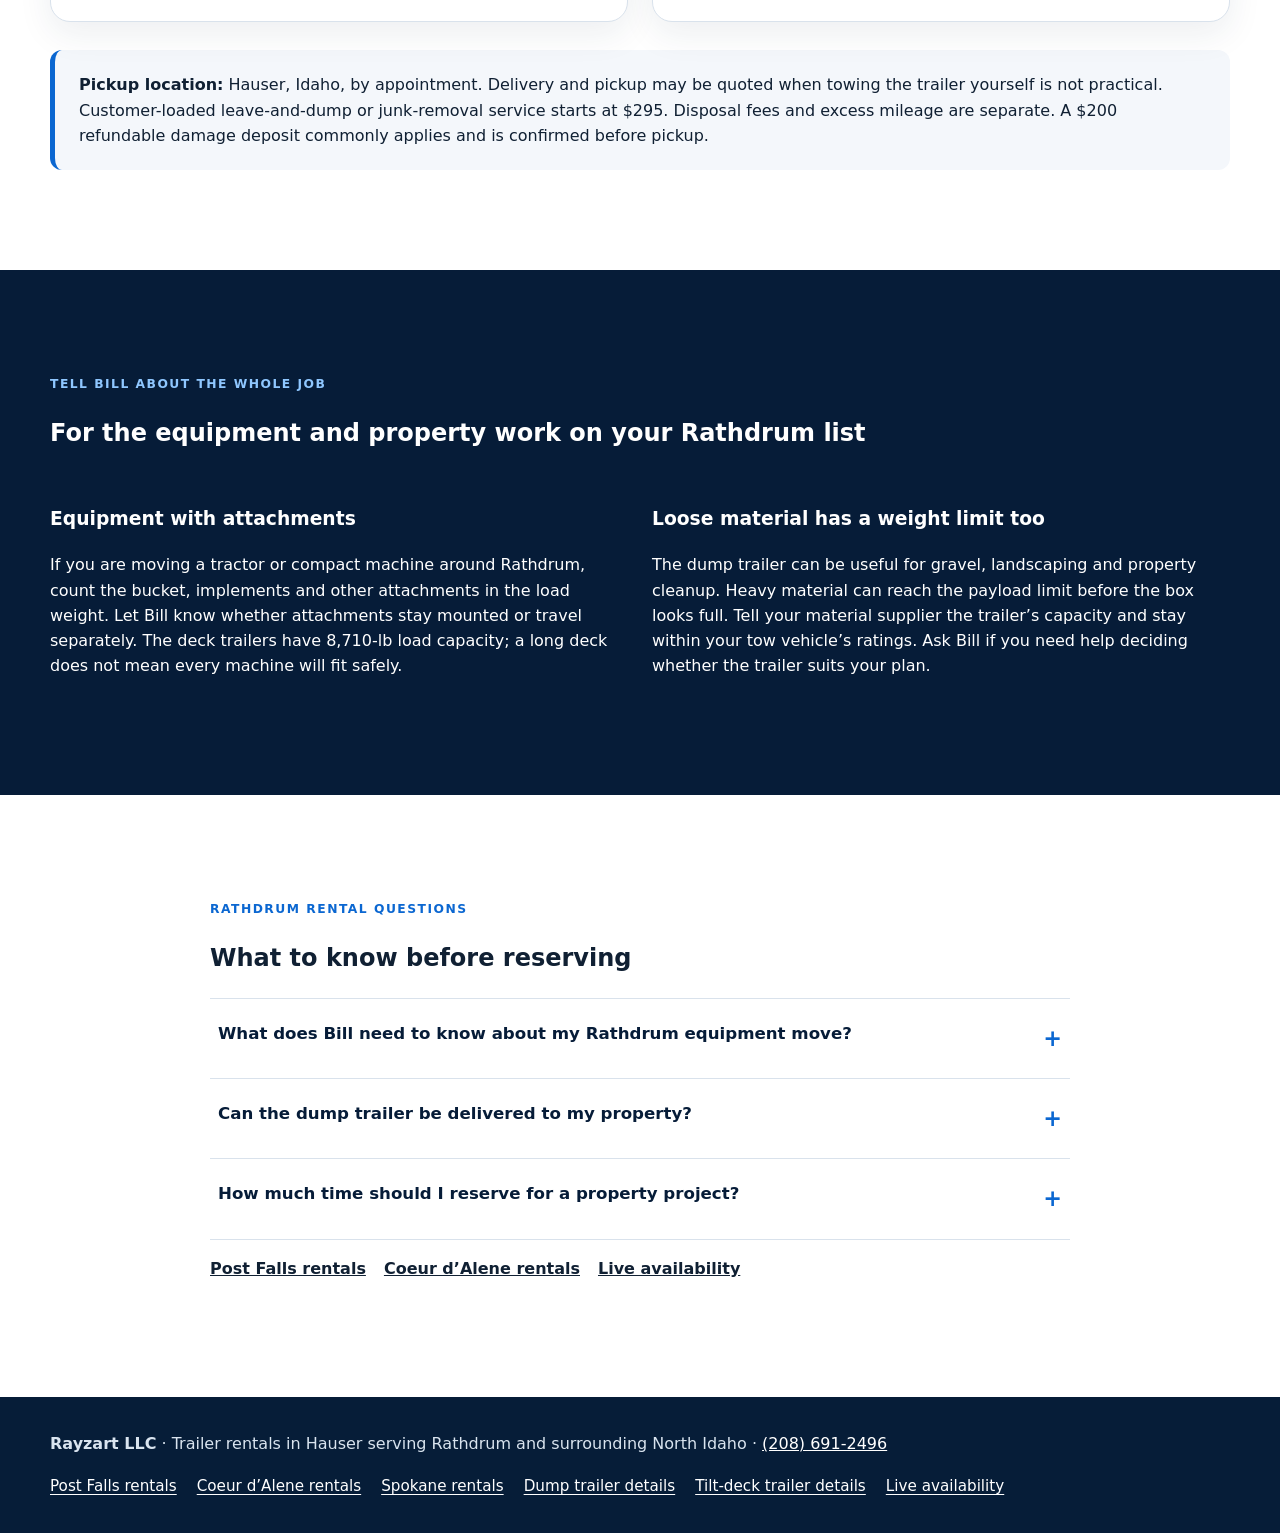
<file: rathdrum-trailer-rental/index.html>
<!doctype html>
<html lang="en">
<head>
  <meta charset="utf-8">
  <meta name="viewport" content="width=device-width,initial-scale=1,viewport-fit=cover">
  <title>Dump & Tilt Trailer Rentals Near Rathdrum | Rayzart LLC</title>
  <meta name="description" content="Dump trailer $115/day; 26-foot tilt-deck trailers with winches $155/day. Pickup in Hauser near Rathdrum. Ask Bill for a delivery quote.">
  <meta name="robots" content="index,follow,max-image-preview:large">
  <link rel="canonical" href="https://rayzartllc.com/rathdrum-trailer-rental/">
  <meta property="og:title" content="Dump & Tilt Trailer Rentals Near Rathdrum | Rayzart LLC">
  <meta property="og:description" content="Dump trailers $115/day and tilt-deck trailers $155/day. Pickup in Hauser; Rathdrum delivery quoted by location and schedule.">
  <meta property="og:type" content="website">
  <meta property="og:url" content="https://rayzartllc.com/rathdrum-trailer-rental/">
  <meta property="og:image" content="https://rayzartllc.com/assets/images/rayzart-social.webp">
  <link rel="icon" href="/assets/images/rayzart-logo.png">
  <link rel="stylesheet" href="/assets/styles.css?v=20260804-2">
  <script type="application/ld+json">
{
  "@context": "https://schema.org",
  "@graph": [
    {
      "@type": "LocalBusiness",
      "@id": "https://rayzartllc.com/#business",
      "name": "Rayzart LLC",
      "legalName": "Rayzart Diversified Services LLC",
      "url": "https://rayzartllc.com/",
      "telephone": "+1-208-691-2496",
      "priceRange": "$115-$155 per day",
      "address": {
        "@type": "PostalAddress",
        "streetAddress": "18281 W Spuler Ln",
        "addressLocality": "Hauser",
        "addressRegion": "ID",
        "postalCode": "83854",
        "addressCountry": "US"
      }
    },
    {
      "@type": "Service",
      "@id": "https://rayzartllc.com/rathdrum-trailer-rental/#service",
      "name": "Trailer rentals near Rathdrum, Idaho",
      "serviceType": "Trailer rental service",
      "provider": {
        "@id": "https://rayzartllc.com/#business"
      },
      "areaServed": {
        "@type": "City",
        "name": "Rathdrum, Idaho"
      },
      "url": "https://rayzartllc.com/rathdrum-trailer-rental/"
    },
    {
      "@type": "FAQPage",
      "mainEntity": [
        {
          "@type": "Question",
          "name": "What does Bill need to know about my Rathdrum equipment move?",
          "acceptedAnswer": {
            "@type": "Answer",
            "text": "Send the machine make and model, actual transport weight, dimensions and attachments. Include your tow vehicle and hitch details. Bill confirms compatibility before releasing a trailer."
          }
        },
        {
          "@type": "Question",
          "name": "Can the dump trailer be delivered to my property?",
          "acceptedAnswer": {
            "@type": "Answer",
            "text": "Delivery may be available for an additional quoted fee. Provide the Rathdrum job address and describe gates, turning room and the proposed loading area. Access and schedule must be agreed before delivery."
          }
        },
        {
          "@type": "Question",
          "name": "How much time should I reserve for a property project?",
          "acceptedAnswer": {
            "@type": "Answer",
            "text": "Include pickup, loading, travel, unloading and the return trip when requesting your window. Check dates and times on the availability form, then confirm with Bill. The weekly rates above may suit a longer job."
          }
        }
      ]
    }
  ]
}
</script>
  <style>
    .seo-hero{background:linear-gradient(120deg,#082a55,#0d4d83);color:#fff;padding:84px 0 70px}
    .seo-hero h1{color:#fff;max-width:850px;margin:.4rem 0 1rem}.seo-hero p{max-width:760px;font-size:1.12rem;line-height:1.7}
    .seo-breadcrumbs{font-size:.88rem;margin-bottom:18px}.seo-breadcrumbs a{color:#d9ebff}
    .seo-grid{display:grid;grid-template-columns:repeat(2,minmax(0,1fr));gap:24px;margin-top:32px}
    .seo-card{border:1px solid var(--line);border-radius:20px;padding:28px;background:#fff;box-shadow:0 12px 34px rgba(20,49,77,.08)}
    .seo-card h2,.seo-card h3{color:var(--navy)}.seo-card ul{padding-left:1.2rem;line-height:1.75}
    .seo-note{background:#f4f7fb;border-left:5px solid var(--blue);padding:22px 24px;border-radius:12px;margin-top:28px}
    .seo-links a{font-weight:700;margin-right:18px}.seo-footer{padding:34px 0;background:#061d38;color:#d9e4ef}.seo-footer a{color:#fff}.seo-header-cta{display:none}
    @media(max-width:960px){.seo-header-cta{display:inline-flex;padding:10px 14px;font-size:.85rem}}
    @media(max-width:760px){.seo-grid{grid-template-columns:1fr}.seo-hero{padding:58px 0 52px}}

    .delivery-highlight{border:1px solid rgba(255,255,255,.45);border-left:5px solid #fff;border-radius:12px;padding:22px 24px;margin:24px 0;background:rgba(255,255,255,.08)}.delivery-highlight h2{color:#fff;margin:0 0 8px;font-size:clamp(1.4rem,3vw,1.9rem)}.delivery-highlight p{margin:0 0 16px}
    .seo-guide-nav{display:flex;flex-wrap:wrap;gap:12px 20px;margin-top:18px;font-size:.95rem;line-height:1.6}.seo-guide-nav a{text-decoration:underline;text-underline-offset:3px}
  </style>
</head>
<body>
  <header class="site-header">
    <div class="container header-inner">
      <a class="brand" href="/" aria-label="Rayzart LLC home"><img src="/assets/images/rayzart-logo.png" alt="Rayzart logo" width="58" height="58"><span><strong>RAYZART<b class="brand-llc"> LLC</b></strong><small>rayzartllc.com</small></span></a>
      <nav class="main-nav" aria-label="Main navigation"><a href="/#trailers">Trailers</a><a href="/#availability">Availability</a><a href="/#reviews">Reviews</a><a href="/#contact" class="nav-cta">Request a Trailer</a></nav><a class="button button-primary seo-header-cta" href="/#availability">Check dates</a>
    </div>
  </header>
  <main>
    <section class="seo-hero">
      <div class="container">
        <div class="seo-breadcrumbs"><a href="/">Home</a> / Rathdrum trailer rentals</div>
        <span class="section-kicker light">Local pickup in Hauser • Serving Rathdrum</span>
        <h1>Dump and tilt-deck trailer rentals near Rathdrum, Idaho</h1><p><strong>Dump trailer: $115 per 24 hours. Tilt-deck trailers: $155 per 24 hours each.</strong> Pickup is in Hauser by appointment.</p><div class="delivery-highlight"><h2>Need a trailer delivered?</h2><p>Ask about delivery and pickup for your Rathdrum property project. Send Bill the job location, trailer choice and dates for a quote. Availability depends on location and schedule; delivery costs extra.</p><a class="button button-primary" href="sms:2086912496?body=Hi%20Bill%2C%20I%27d%20like%20a%20trailer%20delivery%20quote%20for%20Rathdrum.">Get a delivery quote</a></div><p>Tractors, side-by-sides, gravel and property projects all need a sensible hauling plan. For customers in Rathdrum, Rayzart offers heavy-duty trailers with appointment pickup in Hauser. You work directly with Bill to sort out the load, towing setup and timing.</p>
        <p class="seo-distance"><strong>Planning the drive:</strong> Hauser is approximately 9–10 miles from Rathdrum by road. These are general city-to-city estimates; your trip to Rayzart varies by starting point and route. <a href="https://www.google.com/maps/dir/?api=1&amp;destination=18281%20W%20Spuler%20Ln%2C%20Hauser%2C%20ID%2083854" style="color:#fff;text-decoration:underline">Get directions to pickup →</a></p><div class="hero-actions"><a class="button button-primary" href="/#availability">Check available dates</a><a class="button button-secondary" href="tel:+12086912496">Call (208) 691-2496</a></div>
      </div>
    </section>
    <section class="section">
      <div class="container">
        <span class="section-kicker">Choose by job</span>
        <h2>Trailers available for Rathdrum-area projects</h2>
        <div class="seo-grid">
          <article class="seo-card"><h3>26-foot equipment and deck-over tilt trailers</h3><p>Two matching full-tilt trailers for vehicles, tractors, side-by-sides, compact equipment and bulky materials.</p><ul><li>$155 per 24-hour rental</li><li>$750 weekly rate</li><li>8,710-lb load capacity</li><li>12,000-lb winch</li><li>2-5/16-inch ball and brake controller required</li></ul><a class="text-link" href="/tilt-deck-trailer-rental/">Equipment trailer details →</a></article>
          <article class="seo-card"><h3>7 × 14 telescopic dump trailer</h3><p>For gravel, landscaping, construction debris, property cleanup and dump runs.</p><ul><li>$115 per day</li><li>$600 weekly rate</li><li>Approximately 9,820-lb payload</li><li>Dump and disposal fees are separate</li></ul><a class="text-link" href="/dump-trailer-rental/">Dump-trailer details →</a></article>
        </div>
        <div class="seo-note"><strong>Pickup location:</strong> Hauser, Idaho, by appointment. Delivery and pickup may be quoted when towing the trailer yourself is not practical. Customer-loaded leave-and-dump or junk-removal service starts at $295. Disposal fees and excess mileage are separate. A $200 refundable damage deposit commonly applies and is confirmed before pickup.</div>
      </div>
    </section>
    <section class="section section-dark"><div class="container"><span class="section-kicker light">Tell Bill about the whole job</span><h2>For the equipment and property work on your Rathdrum list</h2><div class="seo-grid"><div><h3>Equipment with attachments</h3><p>If you are moving a tractor or compact machine around Rathdrum, count the bucket, implements and other attachments in the load weight. Let Bill know whether attachments stay mounted or travel separately. The deck trailers have 8,710-lb load capacity; a long deck does not mean every machine will fit safely.</p></div><div><h3>Loose material has a weight limit too</h3><p>The dump trailer can be useful for gravel, landscaping and property cleanup. Heavy material can reach the payload limit before the box looks full. Tell your material supplier the trailer’s capacity and stay within your tow vehicle’s ratings. Ask Bill if you need help deciding whether the trailer suits your plan.</p></div></div></div></section>
    <section class="section">
      <div class="container narrow"><span class="section-kicker">Rathdrum rental questions</span><h2>What to know before reserving</h2><div class="faq-list"><details><summary>What does Bill need to know about my Rathdrum equipment move?</summary><p>Send the machine make and model, actual transport weight, dimensions and attachments. Include your tow vehicle and hitch details. Bill confirms compatibility before releasing a trailer.</p></details><details><summary>Can the dump trailer be delivered to my property?</summary><p>Delivery may be available for an additional quoted fee. Provide the Rathdrum job address and describe gates, turning room and the proposed loading area. Access and schedule must be agreed before delivery.</p></details><details><summary>How much time should I reserve for a property project?</summary><p>Include pickup, loading, travel, unloading and the return trip when requesting your window. Check dates and times on the availability form, then confirm with Bill. The weekly rates above may suit a longer job.</p></details></div><p class="seo-links"><a href="/post-falls-trailer-rental/">Post Falls rentals</a><a href="/coeur-dalene-trailer-rental/">Coeur d’Alene rentals</a><a href="/#availability">Live availability</a></p></div>
    </section>
  </main>
  <footer class="seo-footer"><div class="container"><strong>Rayzart LLC</strong> · Trailer rentals in Hauser serving Rathdrum and surrounding North Idaho · <a href="tel:+12086912496">(208) 691-2496</a>
    <nav class="seo-guide-nav" aria-label="Trailer rental guides">
      <a href="/post-falls-trailer-rental/">Post Falls rentals</a>
      <a href="/coeur-dalene-trailer-rental/">Coeur d’Alene rentals</a>
      <a href="/spokane-trailer-rental/">Spokane rentals</a>
      <a href="/dump-trailer-rental/">Dump trailer details</a>
      <a href="/tilt-deck-trailer-rental/">Tilt-deck trailer details</a>
      <a href="/#availability">Live availability</a>
    </nav>
  </div></footer>
</body>
</html>
</file>
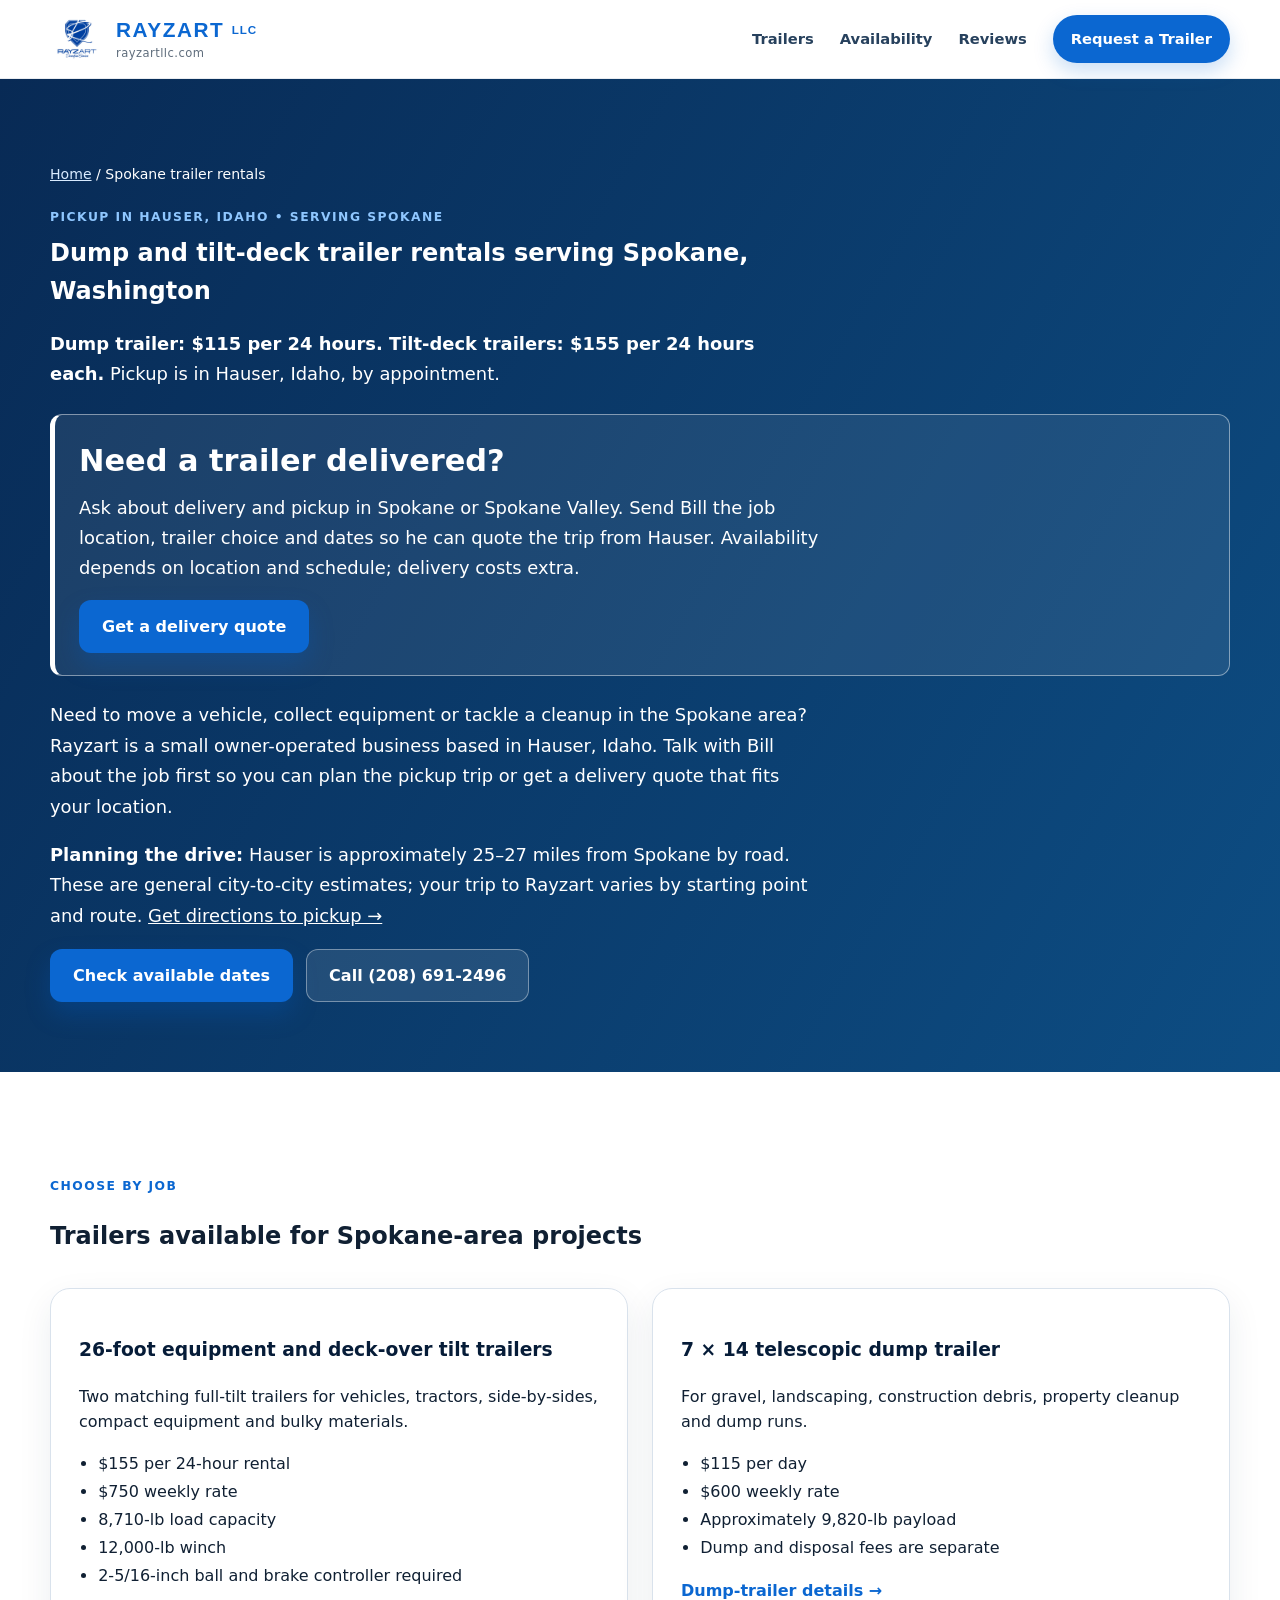
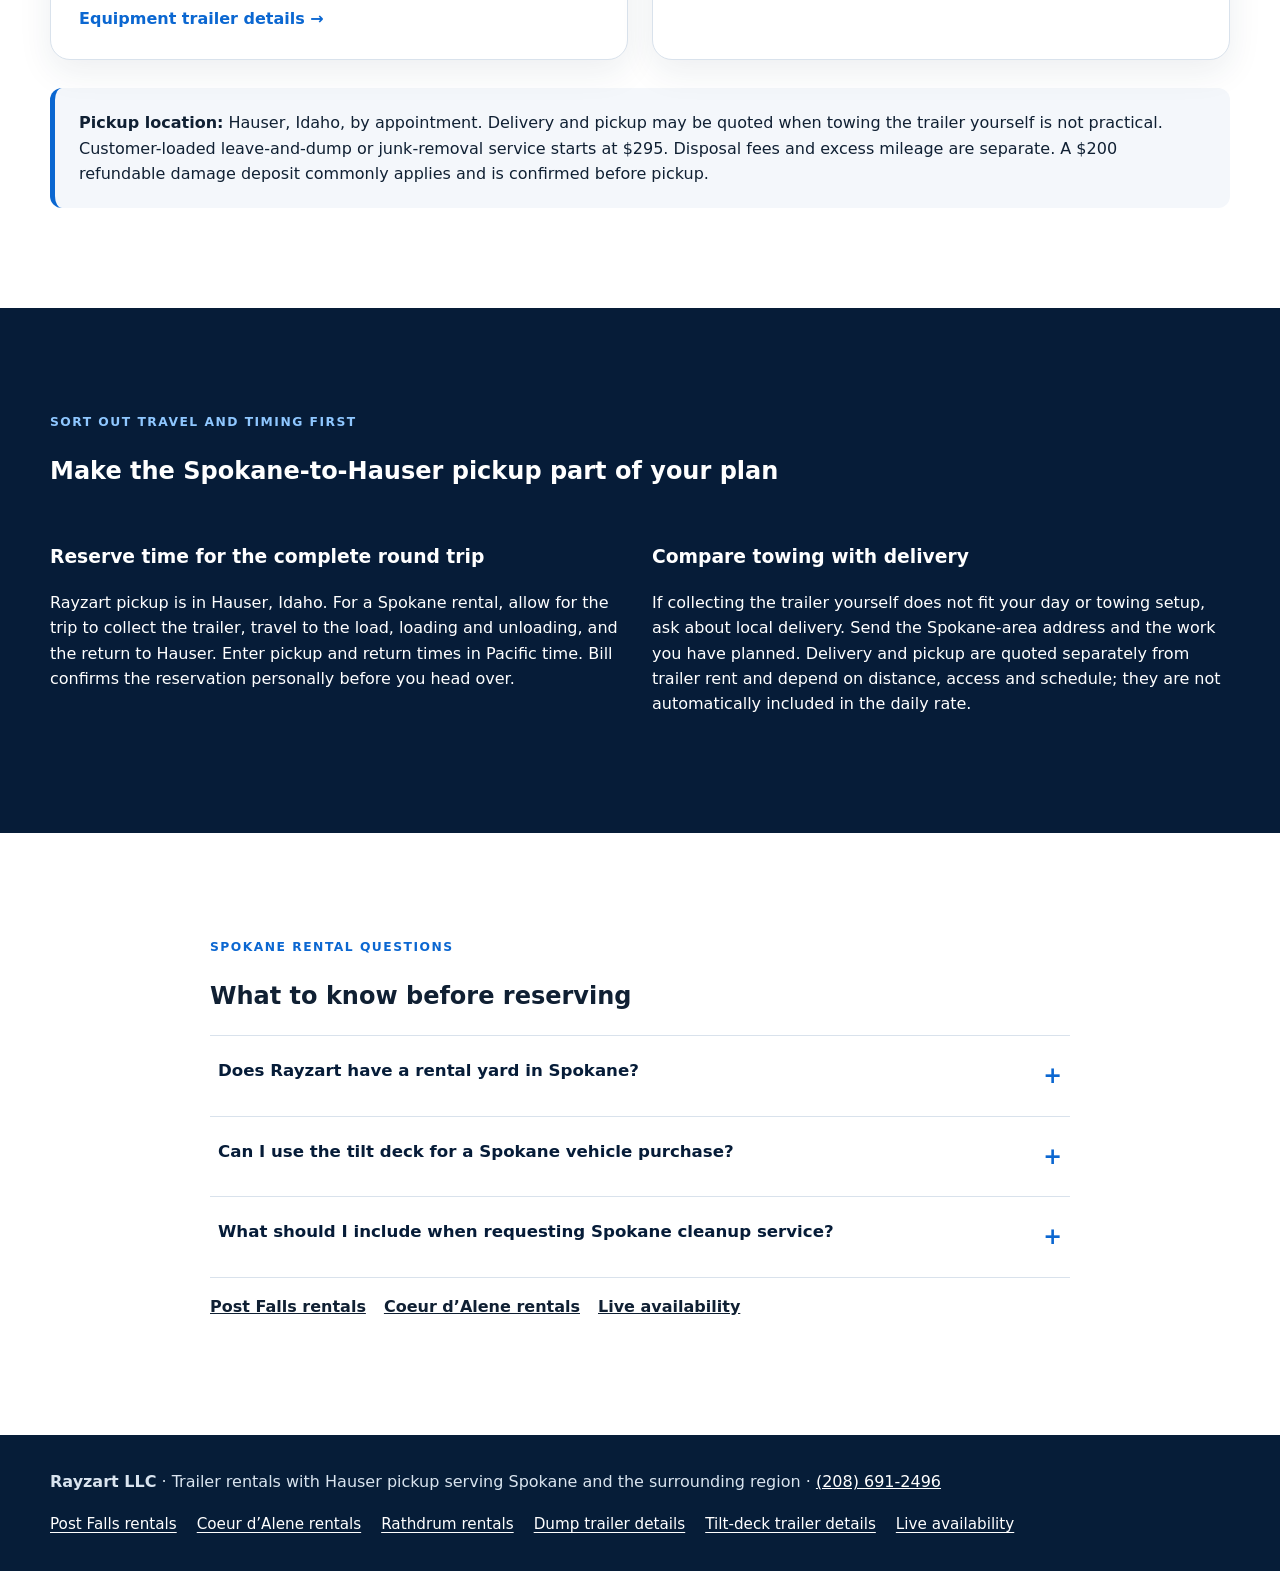
<file: spokane-trailer-rental/index.html>
<!doctype html>
<html lang="en">
<head>
  <meta charset="utf-8">
  <meta name="viewport" content="width=device-width,initial-scale=1,viewport-fit=cover">
  <title>Dump & Tilt Trailer Rentals Serving Spokane | Rayzart LLC</title>
  <meta name="description" content="Dump trailer $115/day; 26-foot tilt-deck trailers with winches $155/day. Pickup in Hauser, Idaho. Serving Spokane; ask Bill for a delivery quote.">
  <meta name="robots" content="index,follow,max-image-preview:large">
  <link rel="canonical" href="https://rayzartllc.com/spokane-trailer-rental/">
  <meta property="og:title" content="Dump & Tilt Trailer Rentals Serving Spokane | Rayzart LLC">
  <meta property="og:description" content="Dump trailers $115/day and tilt-deck trailers $155/day. Pickup in Hauser, Idaho; Spokane delivery quoted by location and schedule.">
  <meta property="og:type" content="website">
  <meta property="og:url" content="https://rayzartllc.com/spokane-trailer-rental/">
  <meta property="og:image" content="https://rayzartllc.com/assets/images/rayzart-social.webp">
  <link rel="icon" href="/assets/images/rayzart-logo.png">
  <link rel="stylesheet" href="/assets/styles.css?v=20260804-2">
  <script type="application/ld+json">
{
  "@context": "https://schema.org",
  "@graph": [
    {
      "@type": "LocalBusiness",
      "@id": "https://rayzartllc.com/#business",
      "name": "Rayzart LLC",
      "legalName": "Rayzart Diversified Services LLC",
      "url": "https://rayzartllc.com/",
      "telephone": "+1-208-691-2496",
      "priceRange": "$115-$155 per day",
      "address": {
        "@type": "PostalAddress",
        "streetAddress": "18281 W Spuler Ln",
        "addressLocality": "Hauser",
        "addressRegion": "ID",
        "postalCode": "83854",
        "addressCountry": "US"
      }
    },
    {
      "@type": "Service",
      "@id": "https://rayzartllc.com/spokane-trailer-rental/#service",
      "name": "Trailer rentals near Spokane, Washington",
      "serviceType": "Trailer rental service",
      "provider": {
        "@id": "https://rayzartllc.com/#business"
      },
      "areaServed": {
        "@type": "City",
        "name": "Spokane, Washington"
      },
      "url": "https://rayzartllc.com/spokane-trailer-rental/"
    },
    {
      "@type": "FAQPage",
      "mainEntity": [
        {
          "@type": "Question",
          "name": "Does Rayzart have a rental yard in Spokane?",
          "acceptedAnswer": {
            "@type": "Answer",
            "text": "Rayzart’s pickup location is in Hauser, Idaho. Spokane customers reserve with Bill and collect by appointment, or ask whether delivery or hauling is available for their address."
          }
        },
        {
          "@type": "Question",
          "name": "Can I use the tilt deck for a Spokane vehicle purchase?",
          "acceptedAnswer": {
            "@type": "Answer",
            "text": "Describe the vehicle, its weight and whether it runs, along with the pickup location and your tow vehicle. Bill will confirm trailer fit, loading requirements and availability. The 12,000-lb winch does not increase the trailer’s load capacity."
          }
        },
        {
          "@type": "Question",
          "name": "What should I include when requesting Spokane cleanup service?",
          "acceptedAnswer": {
            "@type": "Answer",
            "text": "Describe the debris or material, the job address, access and your preferred dates. Ask for the trailer rental or service option that suits the job. Disposal fees are separate, and accepted materials and disposal arrangements should be checked before loading."
          }
        }
      ]
    }
  ]
}
</script>
  <style>
    .seo-hero{background:linear-gradient(120deg,#082a55,#0d4d83);color:#fff;padding:84px 0 70px}
    .seo-hero h1{color:#fff;max-width:850px;margin:.4rem 0 1rem}.seo-hero p{max-width:760px;font-size:1.12rem;line-height:1.7}
    .seo-breadcrumbs{font-size:.88rem;margin-bottom:18px}.seo-breadcrumbs a{color:#d9ebff}
    .seo-grid{display:grid;grid-template-columns:repeat(2,minmax(0,1fr));gap:24px;margin-top:32px}
    .seo-card{border:1px solid var(--line);border-radius:20px;padding:28px;background:#fff;box-shadow:0 12px 34px rgba(20,49,77,.08)}
    .seo-card h2,.seo-card h3{color:var(--navy)}.seo-card ul{padding-left:1.2rem;line-height:1.75}
    .seo-note{background:#f4f7fb;border-left:5px solid var(--blue);padding:22px 24px;border-radius:12px;margin-top:28px}
    .seo-links a{font-weight:700;margin-right:18px}.seo-footer{padding:34px 0;background:#061d38;color:#d9e4ef}.seo-footer a{color:#fff}.seo-header-cta{display:none}
    @media(max-width:960px){.seo-header-cta{display:inline-flex;padding:10px 14px;font-size:.85rem}}
    @media(max-width:760px){.seo-grid{grid-template-columns:1fr}.seo-hero{padding:58px 0 52px}}

    .delivery-highlight{border:1px solid rgba(255,255,255,.45);border-left:5px solid #fff;border-radius:12px;padding:22px 24px;margin:24px 0;background:rgba(255,255,255,.08)}.delivery-highlight h2{color:#fff;margin:0 0 8px;font-size:clamp(1.4rem,3vw,1.9rem)}.delivery-highlight p{margin:0 0 16px}
    .seo-guide-nav{display:flex;flex-wrap:wrap;gap:12px 20px;margin-top:18px;font-size:.95rem;line-height:1.6}.seo-guide-nav a{text-decoration:underline;text-underline-offset:3px}
  </style>
</head>
<body>
  <header class="site-header">
    <div class="container header-inner">
      <a class="brand" href="/" aria-label="Rayzart LLC home"><img src="/assets/images/rayzart-logo.png" alt="Rayzart logo" width="58" height="58"><span><strong>RAYZART<b class="brand-llc"> LLC</b></strong><small>rayzartllc.com</small></span></a>
      <nav class="main-nav" aria-label="Main navigation"><a href="/#trailers">Trailers</a><a href="/#availability">Availability</a><a href="/#reviews">Reviews</a><a href="/#contact" class="nav-cta">Request a Trailer</a></nav><a class="button button-primary seo-header-cta" href="/#availability">Check dates</a>
    </div>
  </header>
  <main>
    <section class="seo-hero">
      <div class="container">
        <div class="seo-breadcrumbs"><a href="/">Home</a> / Spokane trailer rentals</div>
        <span class="section-kicker light">Pickup in Hauser, Idaho • Serving Spokane</span>
        <h1>Dump and tilt-deck trailer rentals serving Spokane, Washington</h1><p><strong>Dump trailer: $115 per 24 hours. Tilt-deck trailers: $155 per 24 hours each.</strong> Pickup is in Hauser, Idaho, by appointment.</p><div class="delivery-highlight"><h2>Need a trailer delivered?</h2><p>Ask about delivery and pickup in Spokane or Spokane Valley. Send Bill the job location, trailer choice and dates so he can quote the trip from Hauser. Availability depends on location and schedule; delivery costs extra.</p><a class="button button-primary" href="sms:2086912496?body=Hi%20Bill%2C%20I%27d%20like%20a%20trailer%20delivery%20quote%20for%20the%20Spokane%20area.">Get a delivery quote</a></div><p>Need to move a vehicle, collect equipment or tackle a cleanup in the Spokane area? Rayzart is a small owner-operated business based in Hauser, Idaho. Talk with Bill about the job first so you can plan the pickup trip or get a delivery quote that fits your location.</p>
        <p class="seo-distance"><strong>Planning the drive:</strong> Hauser is approximately 25–27 miles from Spokane by road. These are general city-to-city estimates; your trip to Rayzart varies by starting point and route. <a href="https://www.google.com/maps/dir/?api=1&amp;destination=18281%20W%20Spuler%20Ln%2C%20Hauser%2C%20ID%2083854" style="color:#fff;text-decoration:underline">Get directions to pickup →</a></p><div class="hero-actions"><a class="button button-primary" href="/#availability">Check available dates</a><a class="button button-secondary" href="tel:+12086912496">Call (208) 691-2496</a></div>
      </div>
    </section>
    <section class="section">
      <div class="container">
        <span class="section-kicker">Choose by job</span>
        <h2>Trailers available for Spokane-area projects</h2>
        <div class="seo-grid">
          <article class="seo-card"><h3>26-foot equipment and deck-over tilt trailers</h3><p>Two matching full-tilt trailers for vehicles, tractors, side-by-sides, compact equipment and bulky materials.</p><ul><li>$155 per 24-hour rental</li><li>$750 weekly rate</li><li>8,710-lb load capacity</li><li>12,000-lb winch</li><li>2-5/16-inch ball and brake controller required</li></ul><a class="text-link" href="/tilt-deck-trailer-rental/">Equipment trailer details →</a></article>
          <article class="seo-card"><h3>7 × 14 telescopic dump trailer</h3><p>For gravel, landscaping, construction debris, property cleanup and dump runs.</p><ul><li>$115 per day</li><li>$600 weekly rate</li><li>Approximately 9,820-lb payload</li><li>Dump and disposal fees are separate</li></ul><a class="text-link" href="/dump-trailer-rental/">Dump-trailer details →</a></article>
        </div>
        <div class="seo-note"><strong>Pickup location:</strong> Hauser, Idaho, by appointment. Delivery and pickup may be quoted when towing the trailer yourself is not practical. Customer-loaded leave-and-dump or junk-removal service starts at $295. Disposal fees and excess mileage are separate. A $200 refundable damage deposit commonly applies and is confirmed before pickup.</div>
      </div>
    </section>
    <section class="section section-dark"><div class="container"><span class="section-kicker light">Sort out travel and timing first</span><h2>Make the Spokane-to-Hauser pickup part of your plan</h2><div class="seo-grid"><div><h3>Reserve time for the complete round trip</h3><p>Rayzart pickup is in Hauser, Idaho. For a Spokane rental, allow for the trip to collect the trailer, travel to the load, loading and unloading, and the return to Hauser. Enter pickup and return times in Pacific time. Bill confirms the reservation personally before you head over.</p></div><div><h3>Compare towing with delivery</h3><p>If collecting the trailer yourself does not fit your day or towing setup, ask about local delivery. Send the Spokane-area address and the work you have planned. Delivery and pickup are quoted separately from trailer rent and depend on distance, access and schedule; they are not automatically included in the daily rate.</p></div></div></div></section>
    <section class="section">
      <div class="container narrow"><span class="section-kicker">Spokane rental questions</span><h2>What to know before reserving</h2><div class="faq-list"><details><summary>Does Rayzart have a rental yard in Spokane?</summary><p>Rayzart’s pickup location is in Hauser, Idaho. Spokane customers reserve with Bill and collect by appointment, or ask whether delivery or hauling is available for their address.</p></details><details><summary>Can I use the tilt deck for a Spokane vehicle purchase?</summary><p>Describe the vehicle, its weight and whether it runs, along with the pickup location and your tow vehicle. Bill will confirm trailer fit, loading requirements and availability. The 12,000-lb winch does not increase the trailer’s load capacity.</p></details><details><summary>What should I include when requesting Spokane cleanup service?</summary><p>Describe the debris or material, the job address, access and your preferred dates. Ask for the trailer rental or service option that suits the job. Disposal fees are separate, and accepted materials and disposal arrangements should be checked before loading.</p></details></div><p class="seo-links"><a href="/post-falls-trailer-rental/">Post Falls rentals</a><a href="/coeur-dalene-trailer-rental/">Coeur d’Alene rentals</a><a href="/#availability">Live availability</a></p></div>
    </section>
  </main>
  <footer class="seo-footer"><div class="container"><strong>Rayzart LLC</strong> · Trailer rentals with Hauser pickup serving Spokane and the surrounding region · <a href="tel:+12086912496">(208) 691-2496</a>
    <nav class="seo-guide-nav" aria-label="Trailer rental guides">
      <a href="/post-falls-trailer-rental/">Post Falls rentals</a>
      <a href="/coeur-dalene-trailer-rental/">Coeur d’Alene rentals</a>
      <a href="/rathdrum-trailer-rental/">Rathdrum rentals</a>
      <a href="/dump-trailer-rental/">Dump trailer details</a>
      <a href="/tilt-deck-trailer-rental/">Tilt-deck trailer details</a>
      <a href="/#availability">Live availability</a>
    </nav>
  </div></footer>
</body>
</html>
</file>
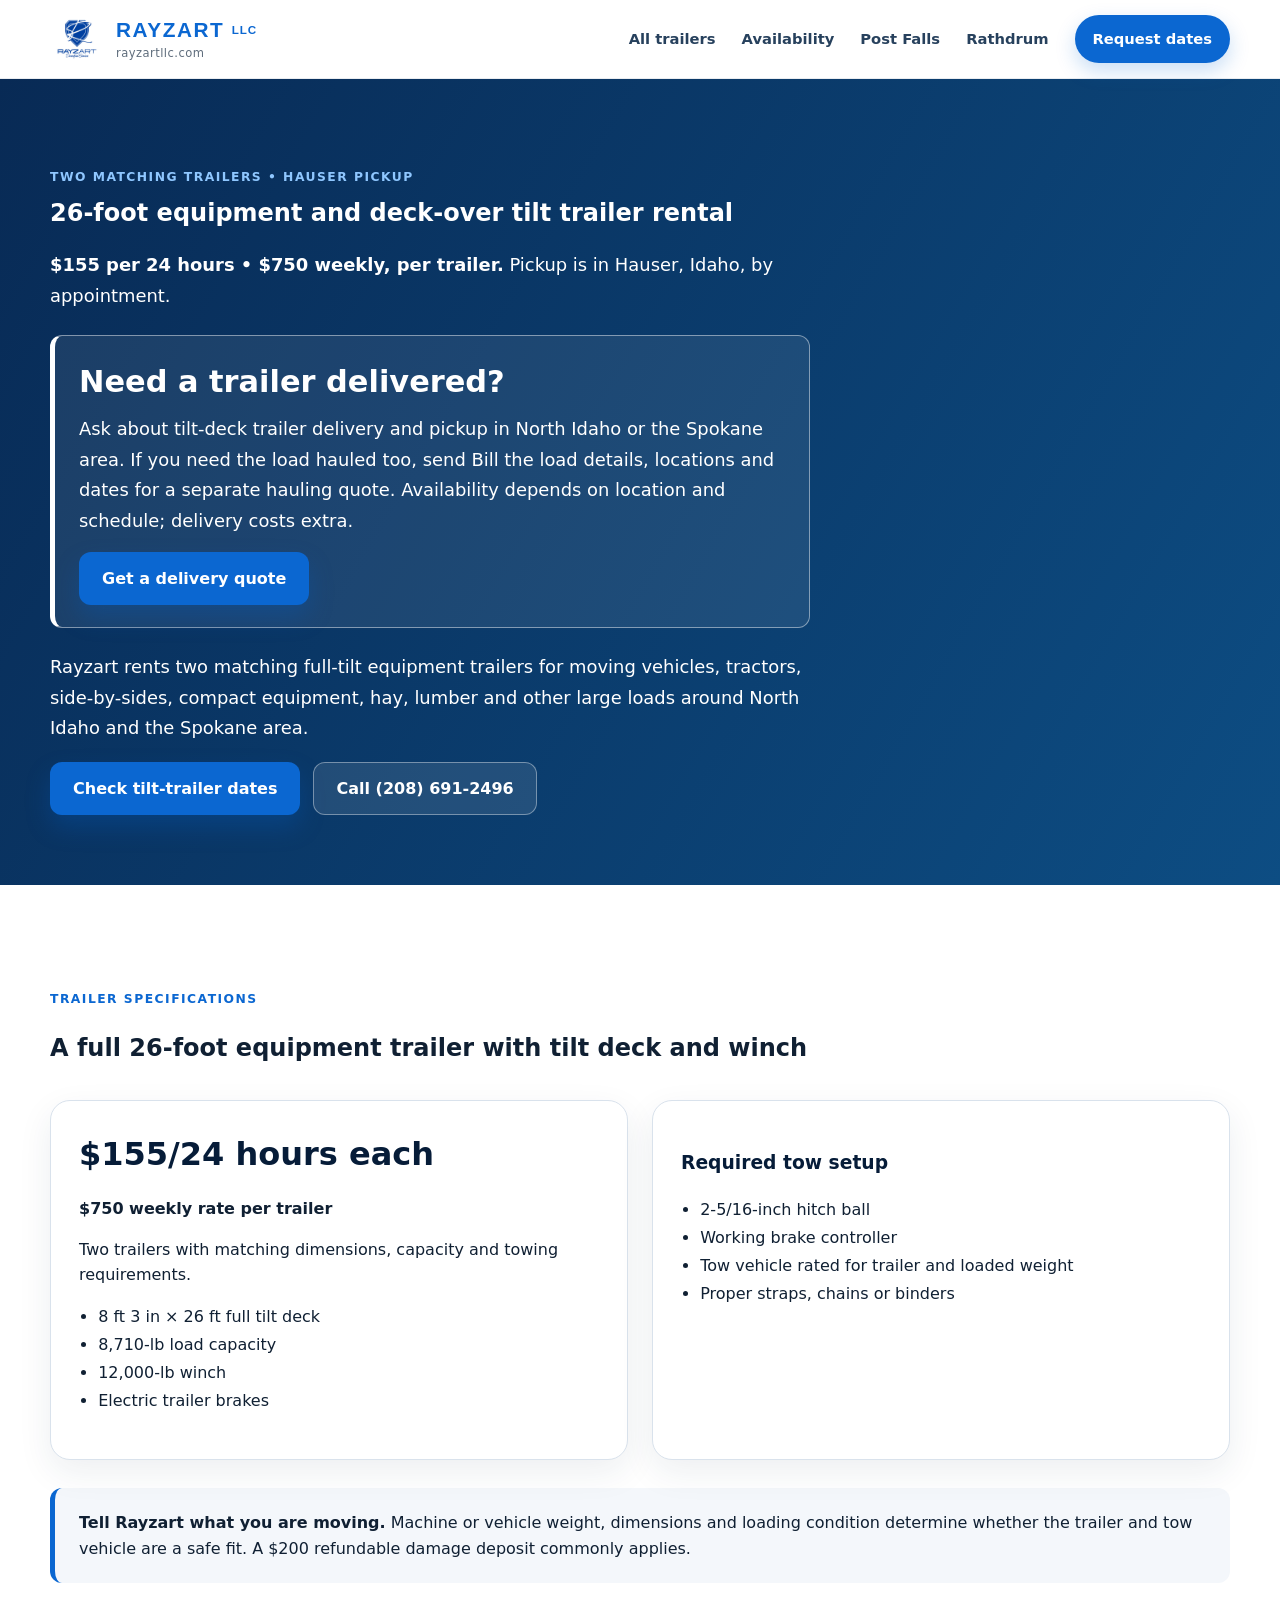
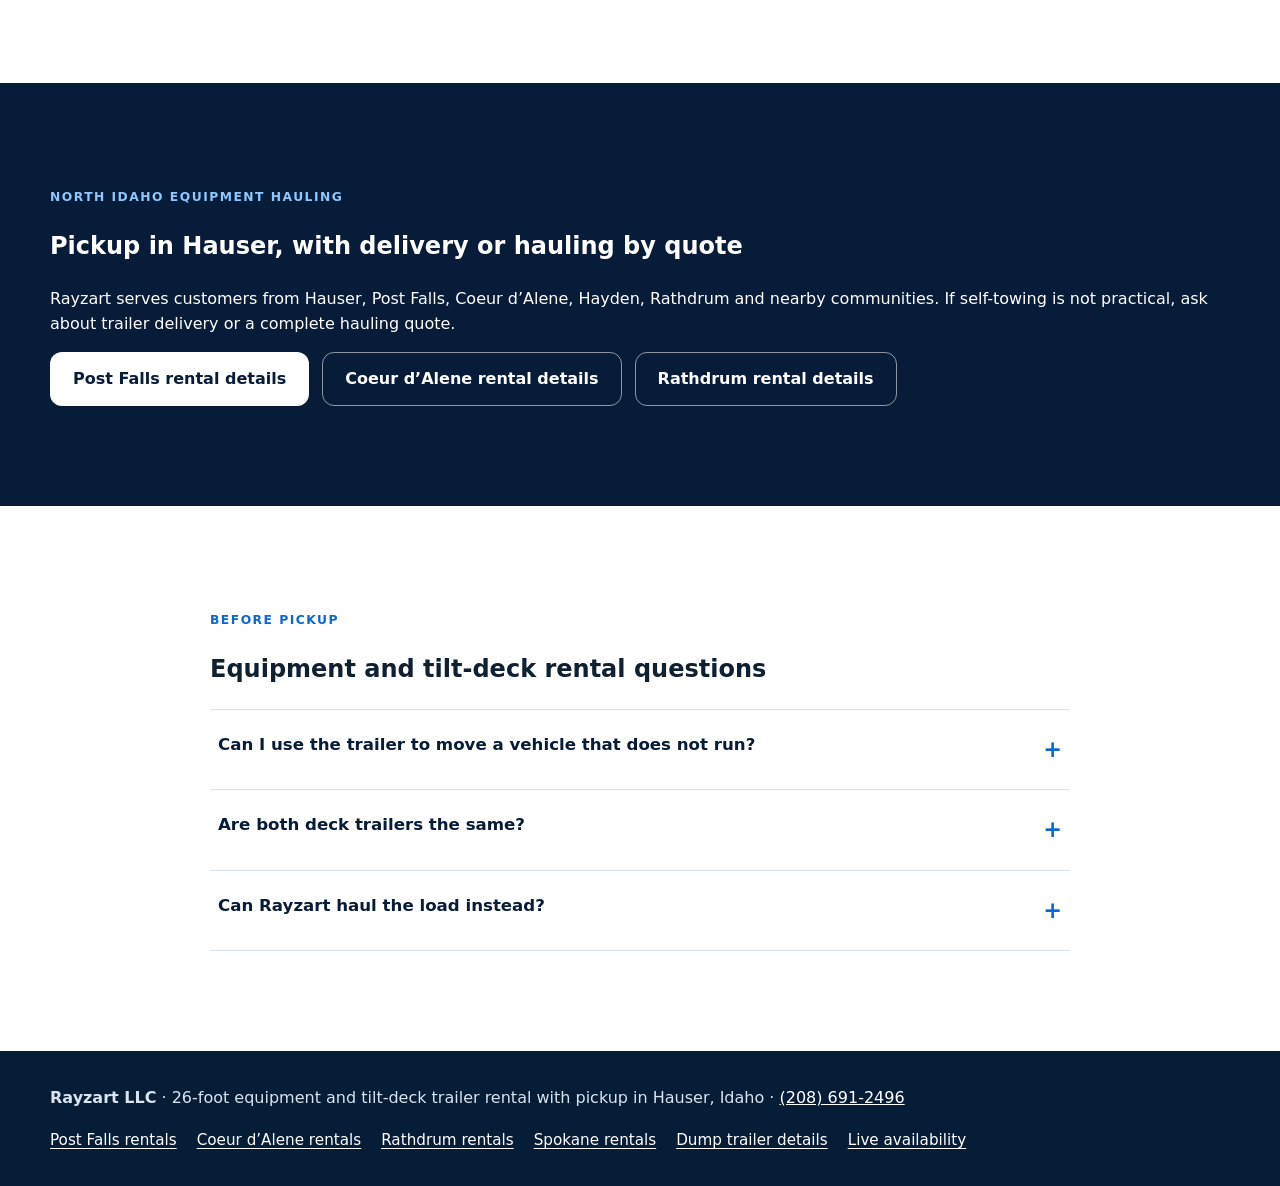
<file: tilt-deck-trailer-rental/index.html>
<!doctype html>
<html lang="en">
<head>
  <meta charset="utf-8"><meta name="viewport" content="width=device-width,initial-scale=1,viewport-fit=cover">
  <title>26-Foot Equipment & Tilt-Deck Trailer Rental | Rayzart LLC</title>
  <meta name="description" content="Rent one of two matching 26-foot deck-over equipment and tilt trailers near Hauser, Post Falls, Coeur d’Alene and Rathdrum. 12K winch, 8,710-lb capacity, $155 per trailer for 24 hours or $750 weekly.">
  <meta name="robots" content="index,follow,max-image-preview:large"><link rel="canonical" href="https://rayzartllc.com/tilt-deck-trailer-rental/">
  <meta property="og:title" content="26-Foot Equipment & Tilt-Deck Trailer Rental | Rayzart LLC"><meta property="og:description" content="Full-tilt deck-over equipment trailers with a 12K winch for vehicles, machinery and bulky loads."><meta property="og:type" content="website"><meta property="og:url" content="https://rayzartllc.com/tilt-deck-trailer-rental/"><meta property="og:image" content="https://rayzartllc.com/assets/images/rayzart-social.webp">
  <link rel="icon" href="/assets/images/rayzart-logo.png"><link rel="stylesheet" href="/assets/styles.css?v=20260804-2">
  <script type="application/ld+json">
  {"@context":"https://schema.org","@graph":[{"@type":"LocalBusiness","@id":"https://rayzartllc.com/#business","name":"Rayzart LLC","legalName":"Rayzart Diversified Services LLC","url":"https://rayzartllc.com/","telephone":"+1-208-691-2496","address":{"@type":"PostalAddress","streetAddress":"18281 W Spuler Ln","addressLocality":"Hauser","addressRegion":"ID","postalCode":"83854","addressCountry":"US"}},{"@type":"Service","@id":"https://rayzartllc.com/tilt-deck-trailer-rental/#service","name":"26-foot equipment and tilt-deck trailer rental","serviceType":"Equipment trailer and tilt-deck trailer rental","provider":{"@id":"https://rayzartllc.com/#business"},"areaServed":["Hauser, Idaho","Post Falls, Idaho","Coeur d’Alene, Idaho","Hayden, Idaho","Rathdrum, Idaho","Spokane Valley, Washington"],"offers":{"@type":"Offer","price":"155","priceCurrency":"USD","description":"Each trailer is $155 per 24 hours or $750 weekly; refundable damage deposit commonly applies."},"url":"https://rayzartllc.com/tilt-deck-trailer-rental/"}]}
  </script>
  <style>.seo-hero{background:linear-gradient(120deg,#082a55,#0d4d83);color:#fff;padding:84px 0 70px}.seo-hero h1{color:#fff;margin:.4rem 0 1rem}.seo-hero p{max-width:760px;font-size:1.12rem;line-height:1.7}.seo-grid{display:grid;grid-template-columns:repeat(2,minmax(0,1fr));gap:24px;margin-top:32px}.seo-card{border:1px solid var(--line);border-radius:20px;padding:28px;background:#fff;box-shadow:0 12px 34px rgba(20,49,77,.08)}.seo-card h3{color:var(--navy)}.seo-card ul{padding-left:1.2rem;line-height:1.75}.seo-price{font-size:2rem;font-weight:800;color:var(--navy)}.seo-note{background:#f4f7fb;border-left:5px solid var(--blue);padding:22px 24px;border-radius:12px;margin-top:28px}.seo-footer{padding:34px 0;background:#061d38;color:#d9e4ef}.seo-footer a{color:#fff}.seo-header-cta{display:none}@media(max-width:960px){.seo-header-cta{display:inline-flex;padding:10px 14px;font-size:.85rem}}@media(max-width:760px){.seo-grid{grid-template-columns:1fr}.seo-hero{padding:58px 0 52px}}
    .seo-guide-nav{display:flex;flex-wrap:wrap;gap:12px 20px;margin-top:18px;font-size:.95rem;line-height:1.6}.seo-guide-nav a{text-decoration:underline;text-underline-offset:3px}

    .delivery-highlight{border:1px solid rgba(255,255,255,.45);border-left:5px solid #fff;border-radius:12px;padding:22px 24px;margin:24px 0;background:rgba(255,255,255,.08);max-width:760px}.delivery-highlight h2{color:#fff;margin:0 0 8px;font-size:clamp(1.4rem,3vw,1.9rem)}.delivery-highlight p{margin:0 0 16px}
  </style>
</head>
<body>
  <header class="site-header"><div class="container header-inner"><a class="brand" href="/"><img src="/assets/images/rayzart-logo.png" alt="Rayzart logo" width="58" height="58"><span><strong>RAYZART<b class="brand-llc"> LLC</b></strong><small>rayzartllc.com</small></span></a><nav class="main-nav" aria-label="Main navigation"><a href="/#trailers">All trailers</a><a href="/#availability">Availability</a><a href="/post-falls-trailer-rental/">Post Falls</a><a href="/rathdrum-trailer-rental/">Rathdrum</a><a href="/#contact" class="nav-cta">Request dates</a></nav><a class="button button-primary seo-header-cta" href="/#availability">Check dates</a></div></header>
  <main><section class="seo-hero"><div class="container"><span class="section-kicker light">Two matching trailers • Hauser pickup</span><h1>26-foot equipment and deck-over tilt trailer rental</h1><p><strong>$155 per 24 hours • $750 weekly, per trailer.</strong> Pickup is in Hauser, Idaho, by appointment.</p><div class="delivery-highlight"><h2>Need a trailer delivered?</h2><p>Ask about tilt-deck trailer delivery and pickup in North Idaho or the Spokane area. If you need the load hauled too, send Bill the load details, locations and dates for a separate hauling quote. Availability depends on location and schedule; delivery costs extra.</p><a class="button button-primary" href="sms:2086912496?body=Hi%20Bill%2C%20I'd%20like%20a%20tilt-deck%20trailer%20delivery%20quote.">Get a delivery quote</a></div><p>Rayzart rents two matching full-tilt equipment trailers for moving vehicles, tractors, side-by-sides, compact equipment, hay, lumber and other large loads around North Idaho and the Spokane area.</p><div class="hero-actions"><a class="button button-primary" href="/#availability">Check tilt-trailer dates</a><a class="button button-secondary" href="tel:+12086912496">Call (208) 691-2496</a></div></div></section>
  <section class="section"><div class="container"><span class="section-kicker">Trailer specifications</span><h2>A full 26-foot equipment trailer with tilt deck and winch</h2><div class="seo-grid"><article class="seo-card"><div class="seo-price">$155/24 hours each</div><p><strong>$750 weekly rate per trailer</strong></p><p>Two trailers with matching dimensions, capacity and towing requirements.</p><ul><li>8 ft 3 in × 26 ft full tilt deck</li><li>8,710-lb load capacity</li><li>12,000-lb winch</li><li>Electric trailer brakes</li></ul></article><article class="seo-card"><h3>Required tow setup</h3><ul><li>2-5/16-inch hitch ball</li><li>Working brake controller</li><li>Tow vehicle rated for trailer and loaded weight</li><li>Proper straps, chains or binders</li></ul></article></div><div class="seo-note"><strong>Tell Rayzart what you are moving.</strong> Machine or vehicle weight, dimensions and loading condition determine whether the trailer and tow vehicle are a safe fit. A $200 refundable damage deposit commonly applies.</div></div></section>
  <section class="section section-dark"><div class="container"><span class="section-kicker light">North Idaho equipment hauling</span><h2>Pickup in Hauser, with delivery or hauling by quote</h2><p>Rayzart serves customers from Hauser, Post Falls, Coeur d’Alene, Hayden, Rathdrum and nearby communities. If self-towing is not practical, ask about trailer delivery or a complete hauling quote.</p><div class="hero-actions"><a class="button button-light" href="/post-falls-trailer-rental/">Post Falls rental details</a><a class="button button-outline-light" href="/coeur-dalene-trailer-rental/">Coeur d’Alene rental details</a><a class="button button-outline-light" href="/rathdrum-trailer-rental/">Rathdrum rental details</a></div></div></section>
  <section class="section"><div class="container narrow"><span class="section-kicker">Before pickup</span><h2>Equipment and tilt-deck rental questions</h2><div class="faq-list"><details><summary>Can I use the trailer to move a vehicle that does not run?</summary><p>The trailers have a 12,000-lb winch, but the vehicle dimensions, condition, weight and safe loading plan must be confirmed first.</p></details><details><summary>Are both deck trailers the same?</summary><p>Yes. Rayzart has two matching 26-foot full-tilt deck trailers with the same deck dimensions, load capacity, winch and towing requirements.</p></details><details><summary>Can Rayzart haul the load instead?</summary><p>Possibly. Delivery and hauling can be quoted depending on the load, destination, schedule and loading conditions.</p></details></div></div></section></main>
  <footer class="seo-footer"><div class="container"><strong>Rayzart LLC</strong> · 26-foot equipment and tilt-deck trailer rental with pickup in Hauser, Idaho · <a href="tel:+12086912496">(208) 691-2496</a>
    <nav class="seo-guide-nav" aria-label="Trailer rental guides">
      <a href="/post-falls-trailer-rental/">Post Falls rentals</a>
      <a href="/coeur-dalene-trailer-rental/">Coeur d’Alene rentals</a>
      <a href="/rathdrum-trailer-rental/">Rathdrum rentals</a>
      <a href="/spokane-trailer-rental/">Spokane rentals</a>
      <a href="/dump-trailer-rental/">Dump trailer details</a>
      <a href="/#availability">Live availability</a>
    </nav>
  </div></footer>
</body></html>
</file>
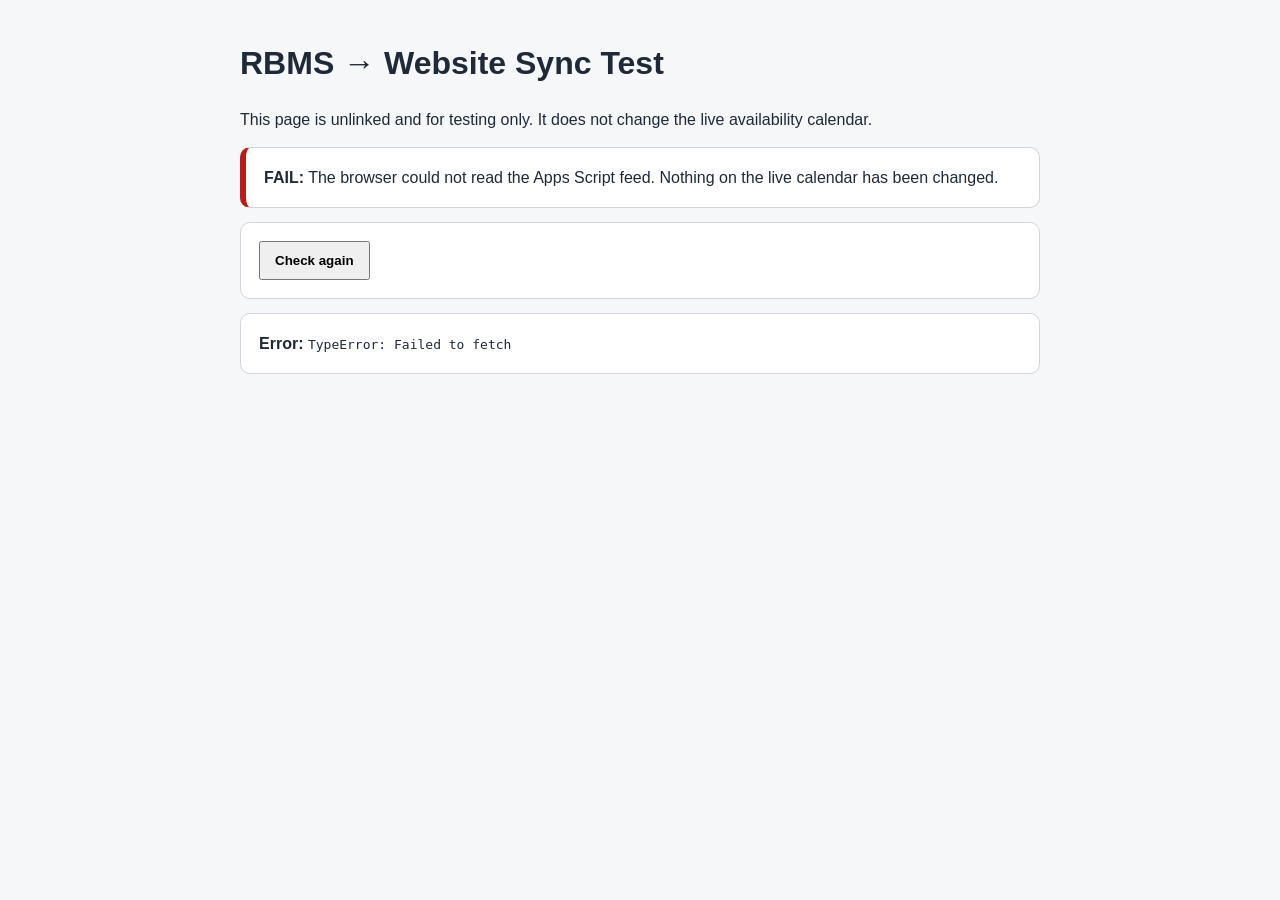
<file: availability-sync-test.html>
<!doctype html>
<html lang="en">
<head>
  <meta charset="utf-8">
  <meta name="viewport" content="width=device-width,initial-scale=1">
  <title>Rayzart Availability Sync Test</title>
  <style>
    body{font-family:Arial,sans-serif;max-width:800px;margin:40px auto;padding:0 18px;line-height:1.45;background:#f6f7f9;color:#1f2937}
    .card{background:white;border:1px solid #d1d5db;border-radius:10px;padding:18px;margin:14px 0}
    .ok{border-left:6px solid #15803d}.bad{border-left:6px solid #b91c1c}.wait{border-left:6px solid #b45309}
    table{border-collapse:collapse;width:100%}th,td{border:1px solid #ddd;padding:8px;text-align:left}th{background:#eee}
    button{padding:10px 14px;font-weight:700;cursor:pointer}
    code{word-break:break-all}
  </style>
</head>
<body>
  <h1>RBMS → Website Sync Test</h1>
  <p>This page is unlinked and for testing only. It does not change the live availability calendar.</p>
  <div id="status" class="card wait"><strong>Checking RBMS test feed…</strong></div>
  <div class="card"><button id="reload">Check again</button></div>
  <div id="data"></div>

<script>
const FEED='https://script.google.com/macros/s/AKfycbzz0xo1Cla7CKNwF5t1fnnwboCTvgfc2QleLdAlTMwYzwM3XwwbKB6bOButBQw9qIbC_Q/exec';

async function checkFeed(){
  const status=document.getElementById('status');
  const data=document.getElementById('data');
  status.className='card wait';
  status.innerHTML='<strong>Checking RBMS test feed…</strong>';
  data.innerHTML='';
  try{
    const response=await fetch(FEED+'?t='+Date.now(),{cache:'no-store'});
    if(!response.ok) throw new Error('HTTP '+response.status);
    const payload=await response.json();
    if(!payload || payload.ok!==true || !Array.isArray(payload.bookings)) throw new Error('Unexpected feed response');
    status.className='card ok';
    status.innerHTML='<strong>PASS:</strong> The test website can read the RBMS feed directly.';
    const rows=payload.bookings.map(b=>`<tr><td>${escapeHtml(b.trailer)}</td><td>${escapeHtml(b.start)}</td><td>${escapeHtml(b.end)}</td><td>${escapeHtml(b.status)}</td></tr>`).join('');
    data.innerHTML=`<div class="card"><strong>Feed updated:</strong> ${escapeHtml(payload.updated||'not supplied')}<br><br><table><thead><tr><th>Trailer</th><th>Start</th><th>End</th><th>Status</th></tr></thead><tbody>${rows||'<tr><td colspan="4">No blocks returned</td></tr>'}</tbody></table></div>`;
  }catch(err){
    status.className='card bad';
    status.innerHTML='<strong>FAIL:</strong> The browser could not read the Apps Script feed. Nothing on the live calendar has been changed.';
    data.innerHTML='<div class="card"><strong>Error:</strong> <code>'+escapeHtml(String(err))+'</code></div>';
  }
}
function escapeHtml(v){return String(v??'').replace(/[&<>'"]/g,c=>({'&':'&amp;','<':'&lt;','>':'&gt;',"'":'&#39;','"':'&quot;'}[c]));}
document.getElementById('reload').addEventListener('click',checkFeed);
checkFeed();
</script>
</body>
</html>
</file>
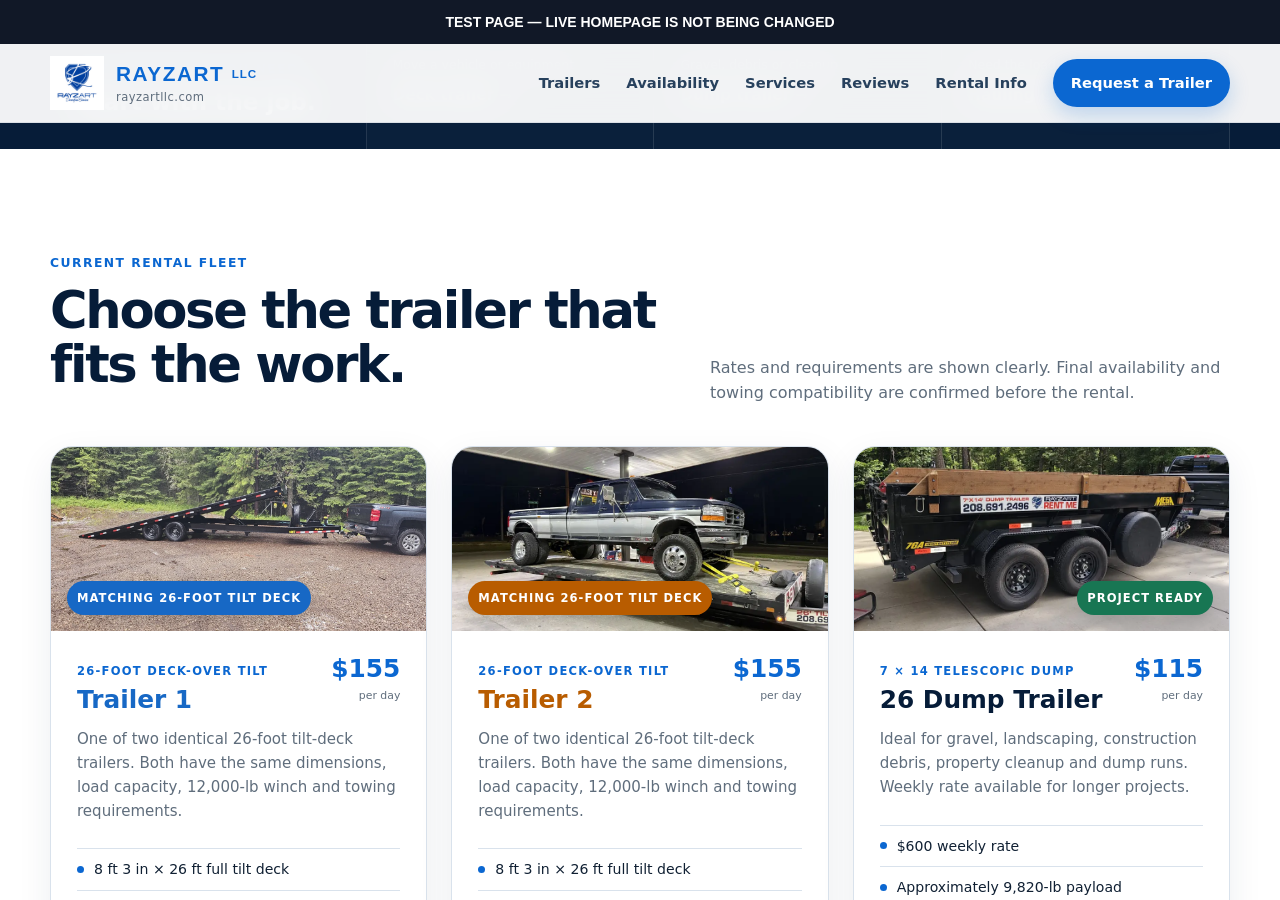
<file: badge-layout-test.html>
<!doctype html>
<html lang="en">
<head>
<meta charset="utf-8">
<meta name="viewport" content="width=device-width,initial-scale=1">
<title>Rayzart Badge Layout Test</title>
<style>
html,body{margin:0;height:100%;font-family:Arial,sans-serif;background:#111827}
.testbar{height:44px;display:flex;align-items:center;justify-content:center;background:#111827;color:#fff;font-weight:700;font-size:14px}
iframe{display:block;width:100%;height:calc(100% - 44px);border:0;background:#fff}
</style>
</head>
<body>
<div class="testbar">TEST PAGE — LIVE HOMEPAGE IS NOT BEING CHANGED</div>
<iframe id="preview" src="/?badge-test=1" title="Rayzart badge layout test"></iframe>
<script>
const frame=document.getElementById('preview');
frame.addEventListener('load',()=>{
  const d=frame.contentDocument;
  if(!d)return;
  const s=d.createElement('style');
  s.textContent=`
    #deck-trailers .badge{top:auto!important;bottom:16px!important;left:16px!important;right:auto!important;background:#1768c5!important;color:#fff!important}
    .trailer-grid>.trailer-card:nth-child(2) .badge{top:auto!important;bottom:16px!important;left:16px!important;right:auto!important;background:#b85c00!important;color:#fff!important}
    #dump-trailer .badge{top:auto!important;bottom:16px!important;left:auto!important;right:16px!important;background:#187653!important;color:#fff!important}
  `;
  d.head.appendChild(s);
  const cards=d.querySelectorAll('.trailer-grid>.trailer-card');
  if(cards[0]){const b=cards[0].querySelector('.badge');if(b)b.textContent='MATCHING 26-FOOT TILT DECK'}
  if(cards[1]){const b=cards[1].querySelector('.badge');if(b)b.textContent='MATCHING 26-FOOT TILT DECK'}
  if(cards[2]){const b=cards[2].querySelector('.badge');if(b)b.textContent='PROJECT READY'}
  const trailers=d.getElementById('trailers');
  if(trailers)setTimeout(()=>trailers.scrollIntoView({block:'start'}),150);
});
</script>
</body>
</html>
</file>
<file: assets/styles.css>
:root{
  --navy:#061c38;
  --navy-2:#082a55;
  --blue:#0b67d1;
  --blue-2:#2f86e8;
  --sky:#e9f3ff;
  --ink:#102033;
  --muted:#5f6d7c;
  --line:#d9e2ec;
  --paper:#ffffff;
  --off:#f5f8fb;
  --green:#137a51;
  --shadow:0 18px 50px rgba(5,29,58,.14);
  --radius:22px;
  --container:min(1180px,calc(100% - 40px));
}
*{box-sizing:border-box}
html{scroll-behavior:smooth}
body{margin:0;font-family:Inter,ui-sans-serif,system-ui,-apple-system,BlinkMacSystemFont,"Segoe UI",sans-serif;color:var(--ink);background:#fff;line-height:1.58}
img{max-width:100%;display:block}
a{color:inherit}
button,input,select,textarea{font:inherit}
button{cursor:pointer}
.container{width:var(--container);margin-inline:auto}
.narrow{max-width:860px}
.skip-link{position:absolute;left:-999px;top:8px;background:#fff;padding:10px 16px;z-index:9999}
.skip-link:focus{left:8px}
.sr-only{position:absolute!important;width:1px;height:1px;padding:0;margin:-1px;overflow:hidden;clip:rect(0,0,0,0);white-space:nowrap;border:0}

.site-header{position:sticky;top:0;z-index:100;background:rgba(255,255,255,.94);backdrop-filter:blur(16px);border-bottom:1px solid rgba(15,51,87,.09)}
.header-inner{height:78px;display:flex;align-items:center;justify-content:space-between;gap:20px}
.brand{display:flex;align-items:center;gap:12px;text-decoration:none}
.brand img{width:54px;height:54px;object-fit:contain}
.brand span{display:flex;flex-direction:column;line-height:1.05}
.brand strong{font-family:"Arial Black","Segoe UI Black","Arial",sans-serif;font-size:1.3rem;font-weight:900;letter-spacing:.075em;color:var(--blue)}
.brand-llc{font-size:.56em;letter-spacing:.08em;margin-left:.28em;vertical-align:.24em}
.brand small{font-size:.72rem;margin-top:6px;color:var(--muted);letter-spacing:.04em}
.main-nav{display:flex;align-items:center;gap:26px}
.main-nav a{text-decoration:none;font-weight:700;font-size:.92rem;color:#27415d}
.main-nav a:hover{color:var(--blue)}
.main-nav .nav-cta{background:var(--blue);color:white;padding:12px 18px;border-radius:999px;box-shadow:0 8px 20px rgba(11,103,209,.22)}
.menu-toggle{display:none;border:0;background:transparent;padding:8px}
.menu-toggle span:not(.sr-only){display:block;width:26px;height:2px;background:var(--navy);margin:5px}

.hero{position:relative;min-height:680px;display:grid;align-items:center;color:white;overflow:hidden}
.hero-media{position:absolute;inset:0;background-image:url("images/deck-trailer-hero.webp");background-size:cover;background-position:center 50%}
.hero-overlay{position:absolute;inset:0;background:linear-gradient(90deg,rgba(3,18,37,.93) 0%,rgba(5,30,61,.80) 44%,rgba(5,30,61,.22) 74%,rgba(5,30,61,.08) 100%),linear-gradient(0deg,rgba(3,18,37,.24),rgba(3,18,37,.08))}
.hero-content{position:relative;padding:110px 0 92px}
.eyebrow,.section-kicker{display:inline-block;font-weight:800;text-transform:uppercase;letter-spacing:.12em;font-size:.77rem;color:var(--blue)}
.eyebrow{color:#a9d3ff;background:rgba(14,95,184,.18);border:1px solid rgba(153,204,255,.25);padding:8px 12px;border-radius:999px}
.hero h1{max-width:760px;margin:22px 0 18px;font-size:clamp(3rem,6.2vw,5.9rem);line-height:.94;letter-spacing:-.055em}
.hero p{max-width:650px;font-size:1.2rem;color:#dbe9f8;margin:0 0 32px}
.hero-actions{display:flex;gap:13px;flex-wrap:wrap}
.button{display:inline-flex;justify-content:center;align-items:center;min-height:50px;padding:13px 22px;border-radius:12px;text-decoration:none;font-weight:850;border:1px solid transparent;transition:.2s ease}
.button:hover{transform:translateY(-2px)}
.button-primary{background:var(--blue);color:white;box-shadow:0 12px 24px rgba(5,94,196,.28)}
.button-secondary{background:rgba(255,255,255,.10);border-color:rgba(255,255,255,.38);color:white}
.button-light{background:#fff;color:var(--navy)}
.button-outline-light{border-color:rgba(255,255,255,.55);color:#fff;background:transparent}
.button-full{width:100%}
.trust-strip{margin-top:56px;display:flex;gap:0;width:min(700px,100%);border-top:1px solid rgba(255,255,255,.25);border-bottom:1px solid rgba(255,255,255,.25)}
.trust-strip div{display:flex;flex-direction:column;padding:18px 30px 18px 0;margin-right:30px;border-right:1px solid rgba(255,255,255,.2)}
.trust-strip div:last-child{border-right:0}
.trust-strip strong{font-size:1.05rem}
.trust-strip span{font-size:.78rem;color:#cbdced}

.quick-fit{background:var(--navy);color:#fff}
.quick-fit-grid{display:grid;grid-template-columns:1.1fr repeat(3,1fr);align-items:stretch}
.quick-fit-grid>div,.quick-fit-grid>a{padding:28px 26px;border-right:1px solid rgba(255,255,255,.12)}
.quick-fit-grid>a{display:flex;flex-direction:column;text-decoration:none;transition:.2s;background:rgba(255,255,255,.015)}
.quick-fit-grid>a:hover{background:rgba(47,134,232,.16)}
.quick-fit-grid h2{margin:4px 0 0;font-size:1.45rem}
.quick-fit-grid a span{font-size:.78rem;color:#aebfd1;margin-bottom:8px}
.quick-fit-grid a strong{font-size:.96rem}
.section-kicker.light{color:#8fc7ff}

.section{padding:100px 0}
.section-heading{margin-bottom:40px}
.section-heading.split{display:flex;justify-content:space-between;align-items:end;gap:40px}
.section-heading.centered{text-align:center;max-width:760px;margin:0 auto 44px}
.section-heading h2,.requirements-intro h2,.service-area h2,.availability-grid h2,.contact-card h2{font-size:clamp(2.1rem,4vw,3.6rem);line-height:1.05;letter-spacing:-.045em;margin:10px 0 14px;color:var(--navy)}
.section-heading p{max-width:520px;color:var(--muted);margin:0}

.trailer-grid{display:grid;grid-template-columns:repeat(3,1fr);gap:24px}
.trailer-card{background:#fff;border:1px solid var(--line);border-radius:var(--radius);overflow:hidden;box-shadow:0 12px 34px rgba(20,49,77,.08);display:flex;flex-direction:column}
.trailer-card:hover{box-shadow:var(--shadow)}
.card-image{position:relative;aspect-ratio:1.55;overflow:hidden;background:#dbe4ef}
.card-image img{width:100%;height:100%;object-fit:cover;transition:transform .5s}
.trailer-card:hover .card-image img{transform:scale(1.025)}
#dump-trailer .card-image img{transform:rotate(180deg)}
#dump-trailer:hover .card-image img{transform:rotate(180deg) scale(1.025)}
.badge{position:absolute;top:16px;left:16px;background:#fff;color:var(--navy);font-size:.72rem;font-weight:900;text-transform:uppercase;letter-spacing:.09em;padding:8px 10px;border-radius:999px;box-shadow:0 8px 20px rgba(0,0,0,.16)}
.badge-dark{background:var(--navy);color:#fff}
.badge-green{background:var(--green);color:#fff}
.card-body{padding:26px;display:flex;flex-direction:column;height:100%}
.card-topline{display:flex;justify-content:space-between;gap:18px;align-items:start}
.card-kicker{font-size:.72rem;color:var(--blue);font-weight:850;text-transform:uppercase;letter-spacing:.11em}
.card-body h3{font-size:1.55rem;line-height:1.05;margin:5px 0 0;color:var(--navy)}
.price{text-align:right;display:flex;flex-direction:column;white-space:nowrap}
.price strong{font-size:1.55rem;color:var(--blue);line-height:1}
.price span{font-size:.68rem;color:var(--muted);margin-top:5px}
.card-body>p{color:var(--muted);font-size:.94rem}
.spec-list{list-style:none;padding:0;margin:10px 0 24px;border-top:1px solid var(--line)}
.spec-list li{padding:9px 0;border-bottom:1px solid var(--line);font-size:.88rem;display:flex;align-items:center}
.spec-list li:before{content:"";width:7px;height:7px;border-radius:50%;background:var(--blue);margin-right:10px}
.text-link{margin-top:auto;color:var(--blue);font-weight:850;text-decoration:none}
.text-link span{transition:.2s;display:inline-block}
.text-link:hover span{transform:translateX(4px)}
.rental-note{margin-top:24px;background:var(--sky);border-left:4px solid var(--blue);border-radius:12px;padding:18px 22px;display:flex;gap:12px;align-items:center}
.rental-note span{color:#536b83}

.section-dark{background:var(--navy);color:#fff}
.availability-grid{display:grid;grid-template-columns:1.05fr .95fr;gap:70px;align-items:start}
.availability-grid h2{color:#fff}
.availability-grid>div>p{color:#c2d3e4;max-width:580px}
.availability-calendar{margin-top:32px;background:#fff;color:var(--ink);border-radius:20px;padding:22px;box-shadow:0 20px 55px rgba(0,0,0,.24)}
.calendar-month-bar{display:grid;grid-template-columns:42px 1fr 42px;align-items:center;gap:10px;margin:0 0 14px}
.calendar-month-bar h3{text-align:center;margin:0;color:var(--navy);font-size:1.18rem}
.calendar-month-bar button{width:42px;height:38px;border:1px solid var(--line);border-radius:10px;background:#f5f8fb;color:var(--navy);font-size:1.55rem;line-height:1}
.calendar-month-bar button:hover:not(:disabled){border-color:var(--blue);color:var(--blue)}
.calendar-month-bar button:disabled{opacity:.35;cursor:not-allowed}
.calendar-grid{display:grid;grid-template-columns:repeat(7,minmax(0,1fr));gap:5px}
.calendar-weekday{text-align:center;color:var(--muted);font-size:.68rem;font-weight:900;text-transform:uppercase;padding:4px 0}
.calendar-day{position:relative;min-height:82px;border:1px solid #dbe5ee;border-radius:9px;background:#f8fbfd;color:var(--navy);padding:7px 5px;text-align:left;font-weight:850;overflow:hidden}
.calendar-day:hover:not(:disabled){border-color:var(--blue);box-shadow:0 0 0 2px rgba(11,103,209,.1)}
.calendar-day.today{box-shadow:inset 0 0 0 2px var(--blue)}
.calendar-day.past{background:#f3f5f7;color:#9aa5b1;opacity:.7;cursor:not-allowed}
.calendar-day.has-bookings{background:#fff;border-color:#cbd7e3}
.calendar-date-number{display:block;line-height:1}
.calendar-events{display:flex;flex-direction:column;gap:3px;margin-top:8px}
.calendar-booking{display:block;border-radius:5px;padding:3px 4px;color:#fff;font-size:.52rem;line-height:1.08;font-weight:900;letter-spacing:.01em;text-align:center}
.calendar-booking.trailer-23{background:#1768c5}
.calendar-booking.trailer-26{background:#b85c00}
.calendar-booking.trailer-dump{background:#187653}
.calendar-booking.trailer-deck-limited{background:#6a4ca3}
.calendar-empty{min-height:82px}
.calendar-legend{display:flex;flex-wrap:wrap;gap:9px 16px;margin-top:15px;font-size:.7rem;color:#52667a;font-weight:750}
.calendar-legend span{display:flex;align-items:center;gap:6px}
.calendar-legend i{width:12px;height:12px;border-radius:4px;border:0}
.calendar-legend .legend-23{background:#1768c5}
.calendar-legend .legend-26{background:#b85c00}
.calendar-legend .legend-dump{background:#187653}
.calendar-note{font-size:.72rem!important;color:var(--muted)!important;margin:13px 0 0!important;line-height:1.45}
.availability-form>.calendar-note{margin:0 0 16px!important}
.process{margin-top:38px;display:grid;gap:18px}
.process>div{display:grid;grid-template-columns:44px 1fr;gap:14px;align-items:start}
.process span{width:38px;height:38px;border-radius:50%;display:grid;place-items:center;background:#0e5fba;font-weight:900}
.process p{margin:0;color:#c6d7e7}
.process strong{color:#fff}
.availability-form{background:#fff;color:var(--ink);border-radius:var(--radius);padding:28px;box-shadow:0 24px 70px rgba(0,0,0,.3)}
.form-header{display:flex;justify-content:space-between;align-items:center;margin-bottom:22px;padding-bottom:16px;border-bottom:1px solid var(--line)}
.form-header strong{font-size:1.18rem;color:var(--navy)}
.form-header span{font-size:.74rem;color:var(--green);font-weight:800}
.availability-form label{display:block;font-size:.78rem;font-weight:850;color:#344c65;margin-bottom:14px}
.availability-form input,.availability-form select,.availability-form textarea{width:100%;margin-top:7px;border:1px solid #cbd7e3;border-radius:10px;padding:12px 13px;background:#fbfdff;color:var(--ink);outline:none}
.availability-form input:focus,.availability-form select:focus,.availability-form textarea:focus{border-color:var(--blue);box-shadow:0 0 0 3px rgba(11,103,209,.12)}
.form-row{display:grid;grid-template-columns:1fr 1fr;gap:14px}
.date-check{margin:-1px 0 15px;border-radius:10px;background:#edf5ff;color:#355a7d;padding:10px 12px;font-size:.76rem;line-height:1.4}
.date-check.limited{background:#fff4cf;color:#6d5200}
.date-check.booked{background:#fde7e7;color:#842929}
.date-check.open{background:#e9f7ef;color:#176640}
.form-status{min-height:24px;font-size:.83rem;margin:12px 0 0;color:#42617f}

.service-grid{display:grid;grid-template-columns:repeat(3,1fr);gap:20px}
.service-grid article{background:var(--off);padding:34px;border-radius:20px;border:1px solid #e1e8f0}
.service-number{font-size:.78rem;font-weight:900;letter-spacing:.15em;color:var(--blue)}
.service-grid h3{font-size:1.4rem;color:var(--navy);margin:30px 0 8px}
.service-grid p{color:var(--muted);margin:0}

.requirements{background:var(--off)}
.requirements-grid{display:grid;grid-template-columns:.75fr 1.25fr;gap:70px;align-items:start}
.requirements-intro{position:sticky;top:110px}
.requirements-intro p{color:var(--muted)}
.checklist{display:grid;grid-template-columns:1fr 1fr;gap:16px}
.checklist>div{background:#fff;border:1px solid var(--line);padding:23px;border-radius:16px;display:grid;grid-template-columns:34px 1fr;gap:12px}
.checklist span{width:28px;height:28px;border-radius:50%;background:#e8f4ff;color:var(--blue);font-weight:900;display:grid;place-items:center}
.checklist p{margin:0;color:var(--muted);font-size:.9rem}
.checklist strong{color:var(--navy)}

.service-area{padding:90px 0;background:linear-gradient(135deg,#082a55 0%,#0b67d1 100%);color:#fff;overflow:hidden}
.service-area-grid{display:grid;grid-template-columns:.85fr 1.15fr;gap:70px;align-items:center}
.service-area h2{color:#fff}
.service-area p{color:#d6e7f8;max-width:520px}
.city-cloud{display:flex;flex-wrap:wrap;gap:12px;align-content:center}
.city-cloud span{padding:12px 17px;border:1px solid rgba(255,255,255,.3);background:rgba(255,255,255,.08);border-radius:999px;font-weight:750;font-size:.9rem}
.city-cloud span:nth-child(2n){transform:translateY(5px)}

.faq-section{background:#fff}
.faq-list{border-top:1px solid var(--line)}
.faq-list details{border-bottom:1px solid var(--line)}
.faq-list summary{font-weight:850;color:var(--navy);font-size:1.04rem;padding:22px 8px;cursor:pointer;list-style:none;display:flex;justify-content:space-between}
.faq-list summary::-webkit-details-marker{display:none}
.faq-list summary:after{content:"+";color:var(--blue);font-size:1.4rem}
.faq-list details[open] summary:after{content:"–"}
.faq-list p{padding:0 8px 22px;color:var(--muted);margin:0;max-width:740px}

.contact-section{padding:0 0 100px}
.contact-card{border-radius:26px;background:var(--navy);color:#fff;padding:56px;display:flex;align-items:center;justify-content:space-between;gap:40px;box-shadow:var(--shadow)}
.contact-card h2{color:#fff;margin-bottom:10px}
.contact-card p{color:#cbdced;margin:0;max-width:610px}
.contact-actions{display:flex;gap:10px;flex-wrap:wrap;justify-content:flex-end;min-width:300px}
.contact-actions small{width:100%;text-align:right;color:#9eb3c8;margin-top:6px}

.site-footer{background:#041326;color:#aabbd0;padding:52px 0 90px}
.footer-grid{display:grid;grid-template-columns:1.6fr repeat(3,1fr);gap:30px;padding-bottom:30px;border-bottom:1px solid rgba(255,255,255,.12)}
.footer-grid>div{display:flex;flex-direction:column;gap:5px}
.footer-grid strong{color:#fff;font-size:.9rem}
.footer-grid span{font-size:.8rem}
.footer-brand{flex-direction:row!important;align-items:center;gap:12px!important}
.footer-brand img{width:48px;height:48px}
.footer-bottom{display:flex;justify-content:space-between;padding-top:22px;font-size:.78rem}
.footer-bottom a{color:#fff;text-decoration:none}

.mobile-action-bar{display:none}

@media (max-width:960px){
  .menu-toggle{display:block}
  .main-nav{display:none;position:absolute;top:78px;left:0;right:0;background:#fff;flex-direction:column;align-items:stretch;padding:18px 22px 24px;border-bottom:1px solid var(--line);box-shadow:0 14px 30px rgba(0,0,0,.12)}
  .main-nav.open{display:flex}
  .main-nav a{padding:10px 4px}
  .main-nav .nav-cta{text-align:center}
  .hero{min-height:650px}
  .hero-overlay{background:linear-gradient(90deg,rgba(3,18,37,.95),rgba(5,30,61,.74) 75%,rgba(5,30,61,.48))}
  .quick-fit-grid{grid-template-columns:1fr 1fr}
  .quick-fit-grid>div{grid-column:1/-1}
  .trailer-grid{grid-template-columns:1fr 1fr}
  .trailer-card:last-child{grid-column:1/-1}
  .availability-grid,.requirements-grid,.service-area-grid{grid-template-columns:1fr}
  .requirements-intro{position:static}
  .service-grid{grid-template-columns:1fr}
  .contact-card{align-items:flex-start;flex-direction:column}
  .contact-actions{justify-content:flex-start}
  .contact-actions small{text-align:left}
  .footer-grid{grid-template-columns:1fr 1fr}
}
@media (max-width:680px){
  :root{--container:min(100% - 28px,1180px)}
  body{padding-bottom:62px}
  .header-inner{height:70px}
  .brand img{width:48px;height:48px}
  .brand strong{font-size:1.08rem}
  .brand small{font-size:.64rem}
  .main-nav{top:70px}
  .hero{min-height:700px}
  .hero-media{background-position:55% center}
  .hero-content{padding:86px 0 70px}
  .hero h1{font-size:clamp(3rem,14vw,4.45rem)}
  .hero p{font-size:1rem}
  .hero-actions .button{width:100%}
  .trust-strip{margin-top:42px}
  .trust-strip div{padding:15px 12px 15px 0;margin-right:12px}
  .trust-strip span{font-size:.69rem}
  .quick-fit-grid{grid-template-columns:1fr}
  .quick-fit-grid>div,.quick-fit-grid>a{border-right:0;border-bottom:1px solid rgba(255,255,255,.12)}
  .section{padding:74px 0}
  .section-heading.split{display:block}
  .section-heading.split p{margin-top:16px}
  .trailer-grid{grid-template-columns:1fr}
  .trailer-card:last-child{grid-column:auto}
  .card-topline{gap:10px}
  .rental-note{align-items:flex-start;flex-direction:column}
  .availability-form{padding:22px 18px}
  .availability-calendar{padding:18px 13px}
  .calendar-day{min-height:68px;padding:6px 3px;font-size:.8rem}
  .calendar-empty{min-height:68px}
  .calendar-events{gap:2px;margin-top:6px}
  .calendar-booking{padding:3px 2px;font-size:.45rem;letter-spacing:-.01em}
  .calendar-grid{gap:3px}
  .form-row{grid-template-columns:1fr}
  .checklist{grid-template-columns:1fr}
  .contact-card{padding:34px 24px}
  .contact-actions,.contact-actions .button{width:100%}
  .footer-grid{grid-template-columns:1fr}
  .footer-bottom{flex-direction:column;gap:12px}
  .mobile-action-bar{display:grid;position:fixed;z-index:120;bottom:0;left:0;right:0;grid-template-columns:1fr 1.4fr 1fr;background:#fff;border-top:1px solid var(--line);box-shadow:0 -8px 28px rgba(3,23,46,.15);padding-bottom:env(safe-area-inset-bottom)}
  .mobile-action-bar a{padding:14px 8px;text-align:center;text-decoration:none;font-weight:850;color:var(--navy);font-size:.86rem}
  .mobile-action-bar a:nth-child(2){background:var(--blue);color:#fff}
}
@media (prefers-reduced-motion:reduce){
  html{scroll-behavior:auto}
  *,*:before,*:after{animation-duration:.01ms!important;transition-duration:.01ms!important}
}


/* Explicit time menus work without a native clock dialog or an OK button. */
.time-field{min-width:0;border:0;padding:0;margin:0 0 14px;color:#344c65}
.time-field legend{padding:0;font-size:.78rem;font-weight:850}
.time-menus{display:grid;grid-template-columns:minmax(0,1fr) minmax(0,1fr) minmax(0,1.15fr);gap:8px}
.availability-form .time-menus label{min-width:0;font-size:.72rem;margin:7px 0 0}
.availability-form .time-menus select{min-width:0;padding:12px 7px}
.time-selection-note{font-size:.78rem;line-height:1.5;margin:8px 0 0;color:#344c65}
@media(min-width:681px) and (max-width:1100px){.availability-form .form-row:has(.time-field){grid-template-columns:1fr}}
</file>
